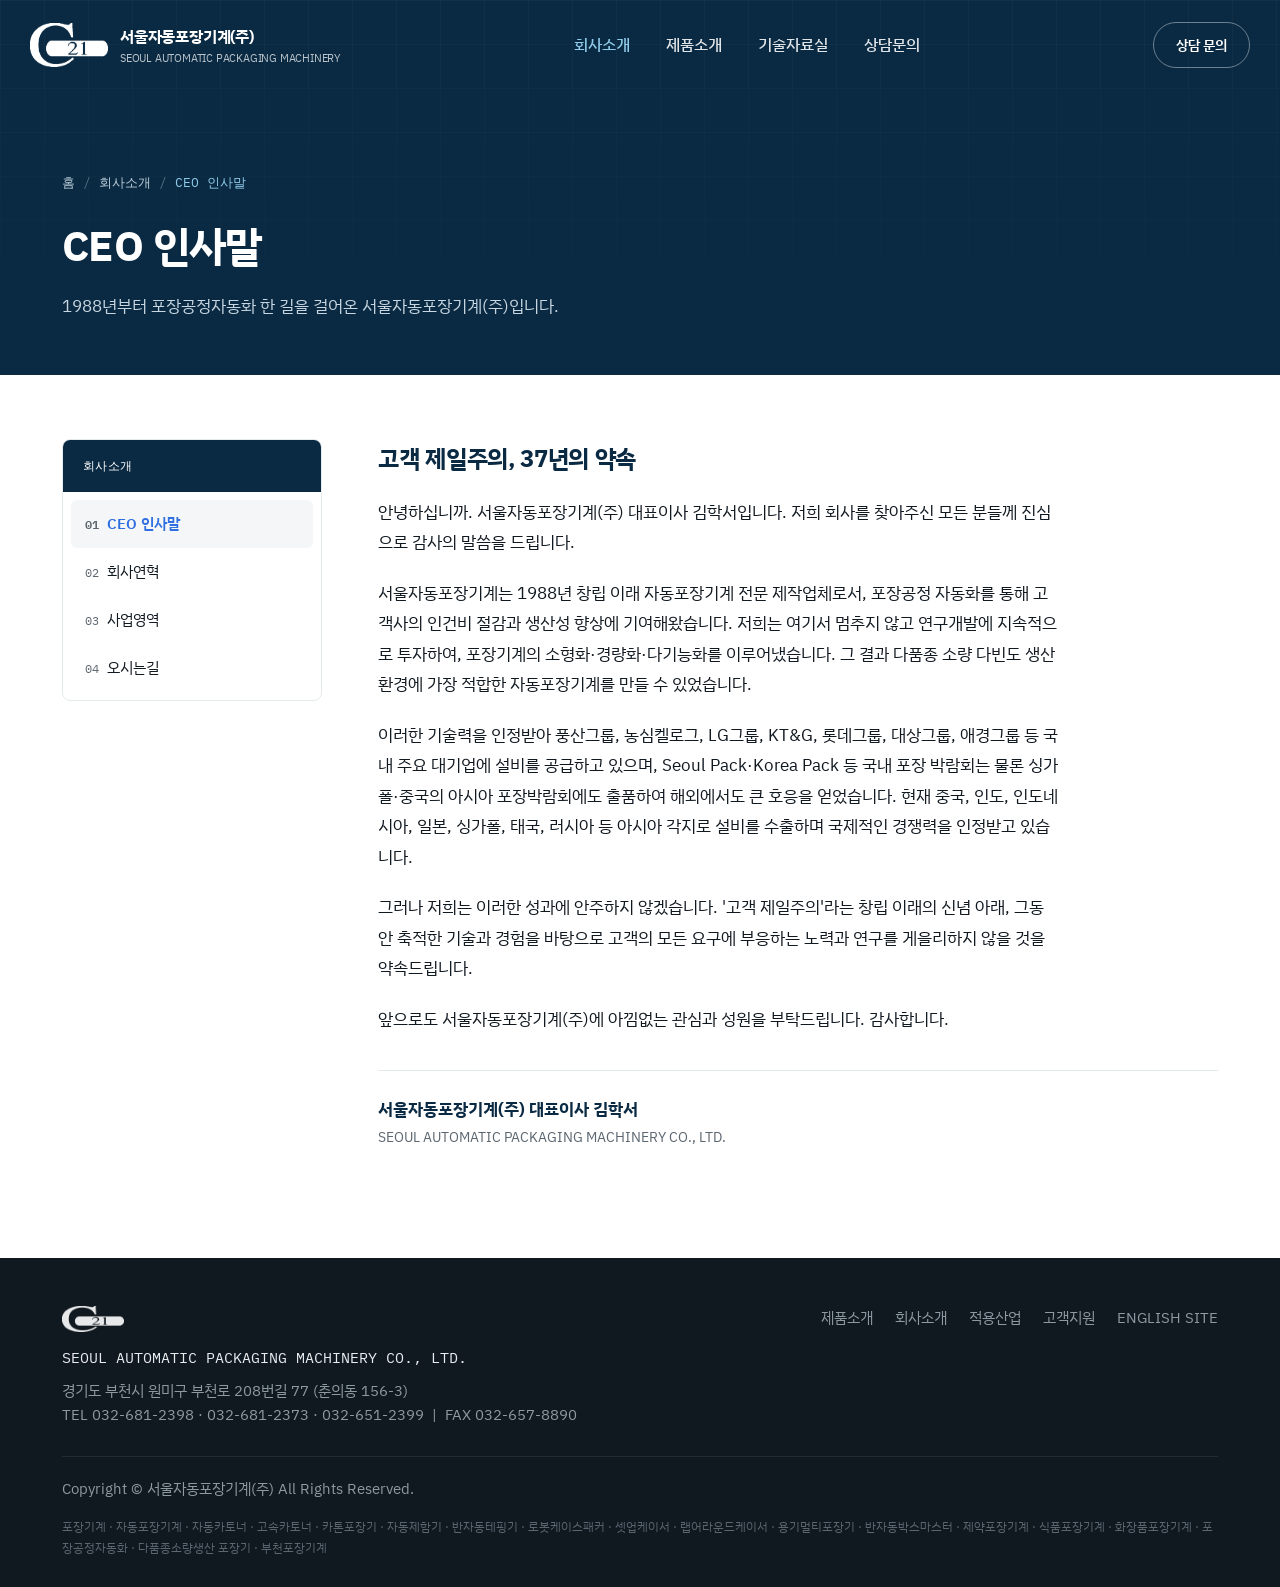
<file: about-ceo.html>
<!DOCTYPE html>
<html lang="ko">
<head>
<meta charset="UTF-8">
<meta name="viewport" content="width=device-width, initial-scale=1.0">
<title>CEO 인사말 | 서울자동포장기계(주)</title>
<meta name="description" content="서울자동포장기계(주) 대표이사 인사말. 1988년 창립 이래 자동포장기계 전문 제작업체로서 고객 제일주의를 실천해왔습니다.">
<link rel="preconnect" href="https://fonts.googleapis.com">
<link rel="preconnect" href="https://fonts.gstatic.com" crossorigin>
<link href="https://fonts.googleapis.com/css2?family=IBM+Plex+Sans+KR:wght@400;500;600;700&family=IBM+Plex+Mono:wght@400;500;600&display=swap" rel="stylesheet">
<link rel="stylesheet" href="assets/sapmc-style.css?v=2">

</head>
<body>

<header id="siteHeader">
  <div class="wrap header-inner">
    <a class="logo" href="index.html">
      <span class="logo-img-wrap">
        <img class="logo-img logo-img-white" src="[data-uri]" alt="서울자동포장기계 로고">
        <img class="logo-img logo-img-navy" src="[data-uri]" alt="서울자동포장기계 로고">
      </span>
      <div>서울자동포장기계(주)<div class="logo-sub">SEOUL AUTOMATIC PACKAGING MACHINERY</div></div>
    </a>
    <nav>
      <a href="about-ceo.html" class="active-nav">회사소개</a>
      <a href="product-cartoner1.html" class="">제품소개</a>
      <a href="tech-library.html" class="">기술자료실</a>
      <a href="contact.html" class="">상담문의</a>
    </nav>
    <a class="btn btn-line" href="contact.html" style="padding:11px 22px;font-size:13.5px;">상담 문의</a>
    <button class="burger" id="burgerBtn" aria-label="메뉴 열기" aria-expanded="false">
      <span></span><span></span><span></span>
    </button>
  </div>
</header>

<div class="mobile-nav" id="mobileNav">
  <a href="index.html">홈</a>
  <a href="about-ceo.html">회사소개</a>
  <a href="product-cartoner1.html">제품소개</a>
  <a href="tech-library.html">기술자료실</a>
  <a href="contact.html">상담문의</a>
  <a class="btn btn-primary mobile-cta" href="contact.html">온라인 견적 상담</a>
</div>

<section class="page-banner">
  <div class="banner-grid"></div>
  <div class="wrap">
    <div class="breadcrumb"><a href="index.html">홈</a><span class="sep">/</span><a href="about-ceo.html">회사소개</a><span class="sep">/</span><span class="current">CEO 인사말</span></div>
    <h1>CEO 인사말</h1>
    <p>1988년부터 포장공정자동화 한 길을 걸어온 서울자동포장기계(주)입니다.</p>
  </div>
</section>


<section class="subpage-body">
  <div class="wrap subpage-grid">
    <aside class="side-nav">
  <div class="side-nav-title">회사소개</div>
  <ul>
    <li><a class="active" href="about-ceo.html"><span class="num">01</span>CEO 인사말</a></li>
<li><a class="" href="about-history.html"><span class="num">02</span>회사연혁</a></li>
<li><a class="" href="about-business.html"><span class="num">03</span>사업영역</a></li>
<li><a class="" href="about-location.html"><span class="num">04</span>오시는길</a></li>

  </ul>
</aside>


    <div class="prose">
      <h2>고객 제일주의, 37년의 약속</h2>
      <p>안녕하십니까. 서울자동포장기계(주) 대표이사 김학서입니다. 저희 회사를 찾아주신 모든 분들께 진심으로 감사의 말씀을 드립니다.</p>
      <p>서울자동포장기계는 1988년 창립 이래 자동포장기계 전문 제작업체로서, 포장공정 자동화를 통해 고객사의 인건비 절감과 생산성 향상에 기여해왔습니다. 저희는 여기서 멈추지 않고 연구개발에 지속적으로 투자하여, 포장기계의 소형화·경량화·다기능화를 이루어냈습니다. 그 결과 다품종 소량 다빈도 생산 환경에 가장 적합한 자동포장기계를 만들 수 있었습니다.</p>
      <p>이러한 기술력을 인정받아 풍산그룹, 농심켈로그, LG그룹, KT&amp;G, 롯데그룹, 대상그룹, 애경그룹 등 국내 주요 대기업에 설비를 공급하고 있으며, Seoul Pack·Korea Pack 등 국내 포장 박람회는 물론 싱가폴·중국의 아시아 포장박람회에도 출품하여 해외에서도 큰 호응을 얻었습니다. 현재 중국, 인도, 인도네시아, 일본, 싱가폴, 태국, 러시아 등 아시아 각지로 설비를 수출하며 국제적인 경쟁력을 인정받고 있습니다.</p>
      <p>그러나 저희는 이러한 성과에 안주하지 않겠습니다. '고객 제일주의'라는 창립 이래의 신념 아래, 그동안 축적한 기술과 경험을 바탕으로 고객의 모든 요구에 부응하는 노력과 연구를 게을리하지 않을 것을 약속드립니다.</p>
      <p>앞으로도 서울자동포장기계(주)에 아낌없는 관심과 성원을 부탁드립니다. 감사합니다.</p>

      <div class="signature">
        <div class="name">서울자동포장기계(주) 대표이사 김학서</div>
        <div class="role">SEOUL AUTOMATIC PACKAGING MACHINERY CO., LTD.</div>
      </div>
    </div>
  </div>
</section>

<footer>
  <div class="wrap">
    <div class="footer-grid">
      <div>
        <img src="[data-uri]" alt="서울자동포장기계 로고" style="height:26px;width:auto;margin-bottom:14px;opacity:.9;">
        <div class="footer-brand">SEOUL AUTOMATIC PACKAGING MACHINERY CO., LTD.</div>
        <div>경기도 부천시 원미구 부천로 208번길 77 (춘의동 156-3)</div>
        <div>TEL 032-681-2398 · 032-681-2373 · 032-651-2399 &nbsp;|&nbsp; FAX 032-657-8890</div>
      </div>
      <div class="footer-links">
        <a href="product-cartoner1.html">제품소개</a>
        <a href="about-ceo.html">회사소개</a>
        <a href="index.html#apply">적용산업</a>
        <a href="contact.html">고객지원</a>
        <a href="#">ENGLISH SITE</a>
      </div>
    </div>
    <div>Copyright © 서울자동포장기계(주) All Rights Reserved.</div>
    <div class="footer-keywords">포장기계 · 자동포장기계 · 자동카토너 · 고속카토너 · 카톤포장기 · 자동제함기 · 반자동테핑기 · 로봇케이스패커 · 셋업케이서 · 랩어라운드케이서 · 용기멀티포장기 · 반자동박스마스터 · 제약포장기계 · 식품포장기계 · 화장품포장기계 · 포장공정자동화 · 다품종소량생산 포장기 · 부천포장기계</div>
  </div>
</footer>

<button class="to-top" id="toTopBtn" aria-label="맨 위로 이동">
  <svg width="20" height="20" viewBox="0 0 24 24" fill="none"><path d="M12 19V5M5 12l7-7 7 7" stroke="currentColor" stroke-width="2" stroke-linecap="round" stroke-linejoin="round"/></svg>
</button>

<script>
  const header = document.getElementById('siteHeader');
  const toTopBtn = document.getElementById('toTopBtn');
  window.addEventListener('scroll', () => {
    header.classList.toggle('scrolled', window.scrollY > 40);
    toTopBtn.classList.toggle('visible', window.scrollY > 480);
  });
  toTopBtn.addEventListener('click', () => {
    window.scrollTo({top:0, behavior:'smooth'});
  });

  const burgerBtn = document.getElementById('burgerBtn');
  const mobileNav = document.getElementById('mobileNav');
  function closeMobileNav(){
    burgerBtn.classList.remove('open');
    burgerBtn.setAttribute('aria-expanded','false');
    mobileNav.classList.remove('open');
    document.body.style.overflow = '';
  }
  burgerBtn.addEventListener('click', () => {
    const isOpen = mobileNav.classList.toggle('open');
    burgerBtn.classList.toggle('open', isOpen);
    burgerBtn.setAttribute('aria-expanded', isOpen ? 'true' : 'false');
    document.body.style.overflow = isOpen ? 'hidden' : '';
  });
  mobileNav.querySelectorAll('a').forEach(a => a.addEventListener('click', closeMobileNav));

  const inquiryForm = document.getElementById('inquiryForm');
  if (inquiryForm) {
    inquiryForm.addEventListener('submit', (e) => {
      e.preventDefault();
      const f = inquiryForm;
      const name = f.name.value.trim();
      const phone = f.phone.value.trim();
      const email = f.email.value.trim();
      const company = f.company.value.trim();
      const type = f.type.value;
      const message = f.message.value.trim();
      const subject = `[상담문의] ${company ? company + ' / ' : ''}${name}`;
      const body =
        `이름: ${name}\n` +
        `연락처: ${phone}\n` +
        `이메일: ${email}\n` +
        `회사명: ${company || '-'}\n` +
        `문의유형: ${type}\n\n` +
        `문의내용:\n${message}`;
      const mailto = `mailto:sapmc@naver.com?subject=${encodeURIComponent(subject)}&body=${encodeURIComponent(body)}`;
      window.location.href = mailto;
    });
  }
</script>
</body>
</html>
</file>
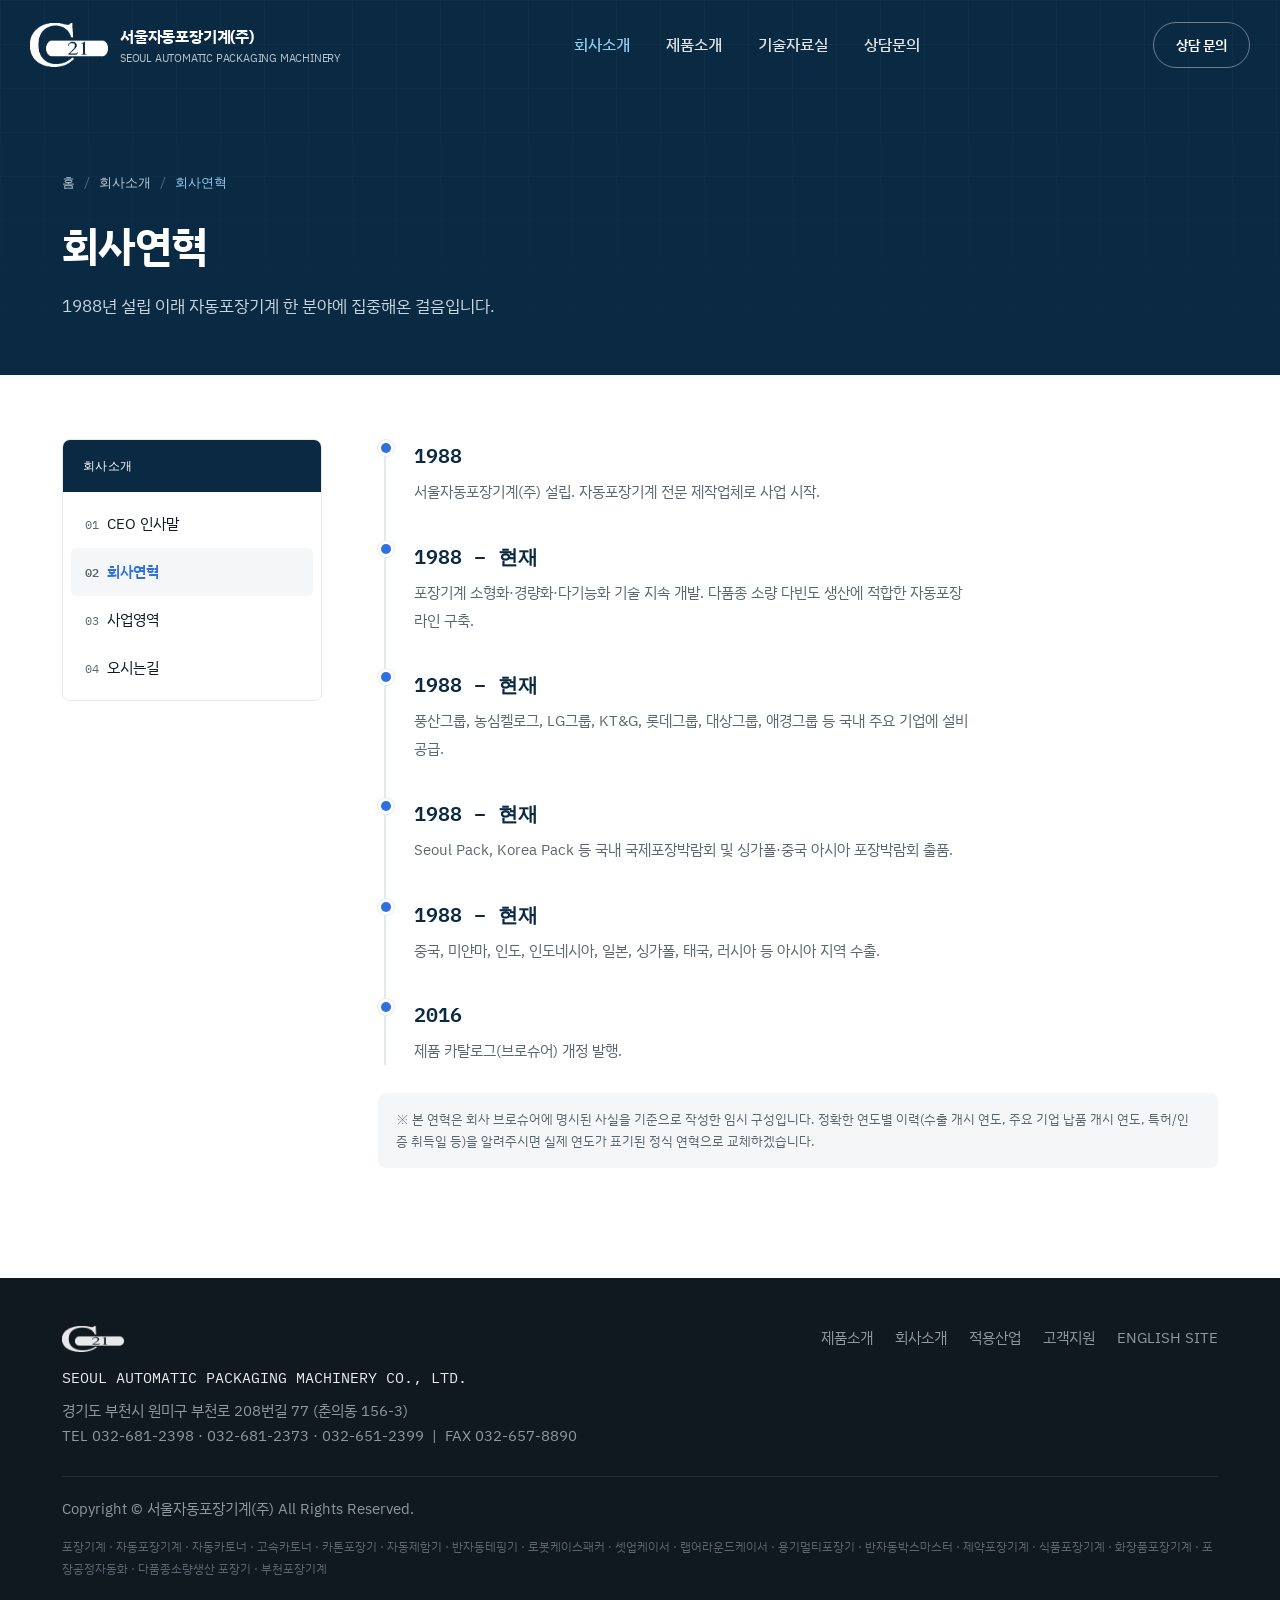
<file: about-history.html>
<!DOCTYPE html>
<html lang="ko">
<head>
<meta charset="UTF-8">
<meta name="viewport" content="width=device-width, initial-scale=1.0">
<title>회사연혁 | 서울자동포장기계(주)</title>
<meta name="description" content="1988년 설립부터 이어온 서울자동포장기계(주)의 회사연혁.">
<link rel="preconnect" href="https://fonts.googleapis.com">
<link rel="preconnect" href="https://fonts.gstatic.com" crossorigin>
<link href="https://fonts.googleapis.com/css2?family=IBM+Plex+Sans+KR:wght@400;500;600;700&family=IBM+Plex+Mono:wght@400;500;600&display=swap" rel="stylesheet">
<link rel="stylesheet" href="assets/sapmc-style.css?v=2">

</head>
<body>

<header id="siteHeader">
  <div class="wrap header-inner">
    <a class="logo" href="index.html">
      <span class="logo-img-wrap">
        <img class="logo-img logo-img-white" src="[data-uri]" alt="서울자동포장기계 로고">
        <img class="logo-img logo-img-navy" src="[data-uri]" alt="서울자동포장기계 로고">
      </span>
      <div>서울자동포장기계(주)<div class="logo-sub">SEOUL AUTOMATIC PACKAGING MACHINERY</div></div>
    </a>
    <nav>
      <a href="about-ceo.html" class="active-nav">회사소개</a>
      <a href="product-cartoner1.html" class="">제품소개</a>
      <a href="tech-library.html" class="">기술자료실</a>
      <a href="contact.html" class="">상담문의</a>
    </nav>
    <a class="btn btn-line" href="contact.html" style="padding:11px 22px;font-size:13.5px;">상담 문의</a>
    <button class="burger" id="burgerBtn" aria-label="메뉴 열기" aria-expanded="false">
      <span></span><span></span><span></span>
    </button>
  </div>
</header>

<div class="mobile-nav" id="mobileNav">
  <a href="index.html">홈</a>
  <a href="about-ceo.html">회사소개</a>
  <a href="product-cartoner1.html">제품소개</a>
  <a href="tech-library.html">기술자료실</a>
  <a href="contact.html">상담문의</a>
  <a class="btn btn-primary mobile-cta" href="contact.html">온라인 견적 상담</a>
</div>

<section class="page-banner">
  <div class="banner-grid"></div>
  <div class="wrap">
    <div class="breadcrumb"><a href="index.html">홈</a><span class="sep">/</span><a href="about-ceo.html">회사소개</a><span class="sep">/</span><span class="current">회사연혁</span></div>
    <h1>회사연혁</h1>
    <p>1988년 설립 이래 자동포장기계 한 분야에 집중해온 걸음입니다.</p>
  </div>
</section>


<section class="subpage-body">
  <div class="wrap subpage-grid">
    <aside class="side-nav">
  <div class="side-nav-title">회사소개</div>
  <ul>
    <li><a class="" href="about-ceo.html"><span class="num">01</span>CEO 인사말</a></li>
<li><a class="active" href="about-history.html"><span class="num">02</span>회사연혁</a></li>
<li><a class="" href="about-business.html"><span class="num">03</span>사업영역</a></li>
<li><a class="" href="about-location.html"><span class="num">04</span>오시는길</a></li>

  </ul>
</aside>


    <div class="prose">
      <div class="timeline">
        <div class="timeline-item">
          <div class="year">1988</div>
          <p>서울자동포장기계(주) 설립. 자동포장기계 전문 제작업체로 사업 시작.</p>
        </div>
        <div class="timeline-item">
          <div class="year">1988 – 현재</div>
          <p>포장기계 소형화·경량화·다기능화 기술 지속 개발. 다품종 소량 다빈도 생산에 적합한 자동포장라인 구축.</p>
        </div>
        <div class="timeline-item">
          <div class="year">1988 – 현재</div>
          <p>풍산그룹, 농심켈로그, LG그룹, KT&amp;G, 롯데그룹, 대상그룹, 애경그룹 등 국내 주요 기업에 설비 공급.</p>
        </div>
        <div class="timeline-item">
          <div class="year">1988 – 현재</div>
          <p>Seoul Pack, Korea Pack 등 국내 국제포장박람회 및 싱가폴·중국 아시아 포장박람회 출품.</p>
        </div>
        <div class="timeline-item">
          <div class="year">1988 – 현재</div>
          <p>중국, 미얀마, 인도, 인도네시아, 일본, 싱가폴, 태국, 러시아 등 아시아 지역 수출.</p>
        </div>
        <div class="timeline-item">
          <div class="year">2016</div>
          <p>제품 카탈로그(브로슈어) 개정 발행.</p>
        </div>
      </div>

      <div class="timeline-note">
        ※ 본 연혁은 회사 브로슈어에 명시된 사실을 기준으로 작성한 임시 구성입니다. 정확한 연도별 이력(수출 개시 연도, 주요 기업 납품 개시 연도, 특허/인증 취득일 등)을 알려주시면 실제 연도가 표기된 정식 연혁으로 교체하겠습니다.
      </div>
    </div>
  </div>
</section>

<footer>
  <div class="wrap">
    <div class="footer-grid">
      <div>
        <img src="[data-uri]" alt="서울자동포장기계 로고" style="height:26px;width:auto;margin-bottom:14px;opacity:.9;">
        <div class="footer-brand">SEOUL AUTOMATIC PACKAGING MACHINERY CO., LTD.</div>
        <div>경기도 부천시 원미구 부천로 208번길 77 (춘의동 156-3)</div>
        <div>TEL 032-681-2398 · 032-681-2373 · 032-651-2399 &nbsp;|&nbsp; FAX 032-657-8890</div>
      </div>
      <div class="footer-links">
        <a href="product-cartoner1.html">제품소개</a>
        <a href="about-ceo.html">회사소개</a>
        <a href="index.html#apply">적용산업</a>
        <a href="contact.html">고객지원</a>
        <a href="#">ENGLISH SITE</a>
      </div>
    </div>
    <div>Copyright © 서울자동포장기계(주) All Rights Reserved.</div>
    <div class="footer-keywords">포장기계 · 자동포장기계 · 자동카토너 · 고속카토너 · 카톤포장기 · 자동제함기 · 반자동테핑기 · 로봇케이스패커 · 셋업케이서 · 랩어라운드케이서 · 용기멀티포장기 · 반자동박스마스터 · 제약포장기계 · 식품포장기계 · 화장품포장기계 · 포장공정자동화 · 다품종소량생산 포장기 · 부천포장기계</div>
  </div>
</footer>

<button class="to-top" id="toTopBtn" aria-label="맨 위로 이동">
  <svg width="20" height="20" viewBox="0 0 24 24" fill="none"><path d="M12 19V5M5 12l7-7 7 7" stroke="currentColor" stroke-width="2" stroke-linecap="round" stroke-linejoin="round"/></svg>
</button>

<script>
  const header = document.getElementById('siteHeader');
  const toTopBtn = document.getElementById('toTopBtn');
  window.addEventListener('scroll', () => {
    header.classList.toggle('scrolled', window.scrollY > 40);
    toTopBtn.classList.toggle('visible', window.scrollY > 480);
  });
  toTopBtn.addEventListener('click', () => {
    window.scrollTo({top:0, behavior:'smooth'});
  });

  const burgerBtn = document.getElementById('burgerBtn');
  const mobileNav = document.getElementById('mobileNav');
  function closeMobileNav(){
    burgerBtn.classList.remove('open');
    burgerBtn.setAttribute('aria-expanded','false');
    mobileNav.classList.remove('open');
    document.body.style.overflow = '';
  }
  burgerBtn.addEventListener('click', () => {
    const isOpen = mobileNav.classList.toggle('open');
    burgerBtn.classList.toggle('open', isOpen);
    burgerBtn.setAttribute('aria-expanded', isOpen ? 'true' : 'false');
    document.body.style.overflow = isOpen ? 'hidden' : '';
  });
  mobileNav.querySelectorAll('a').forEach(a => a.addEventListener('click', closeMobileNav));

  const inquiryForm = document.getElementById('inquiryForm');
  if (inquiryForm) {
    inquiryForm.addEventListener('submit', (e) => {
      e.preventDefault();
      const f = inquiryForm;
      const name = f.name.value.trim();
      const phone = f.phone.value.trim();
      const email = f.email.value.trim();
      const company = f.company.value.trim();
      const type = f.type.value;
      const message = f.message.value.trim();
      const subject = `[상담문의] ${company ? company + ' / ' : ''}${name}`;
      const body =
        `이름: ${name}\n` +
        `연락처: ${phone}\n` +
        `이메일: ${email}\n` +
        `회사명: ${company || '-'}\n` +
        `문의유형: ${type}\n\n` +
        `문의내용:\n${message}`;
      const mailto = `mailto:sapmc@naver.com?subject=${encodeURIComponent(subject)}&body=${encodeURIComponent(body)}`;
      window.location.href = mailto;
    });
  }
</script>
</body>
</html>
</file>
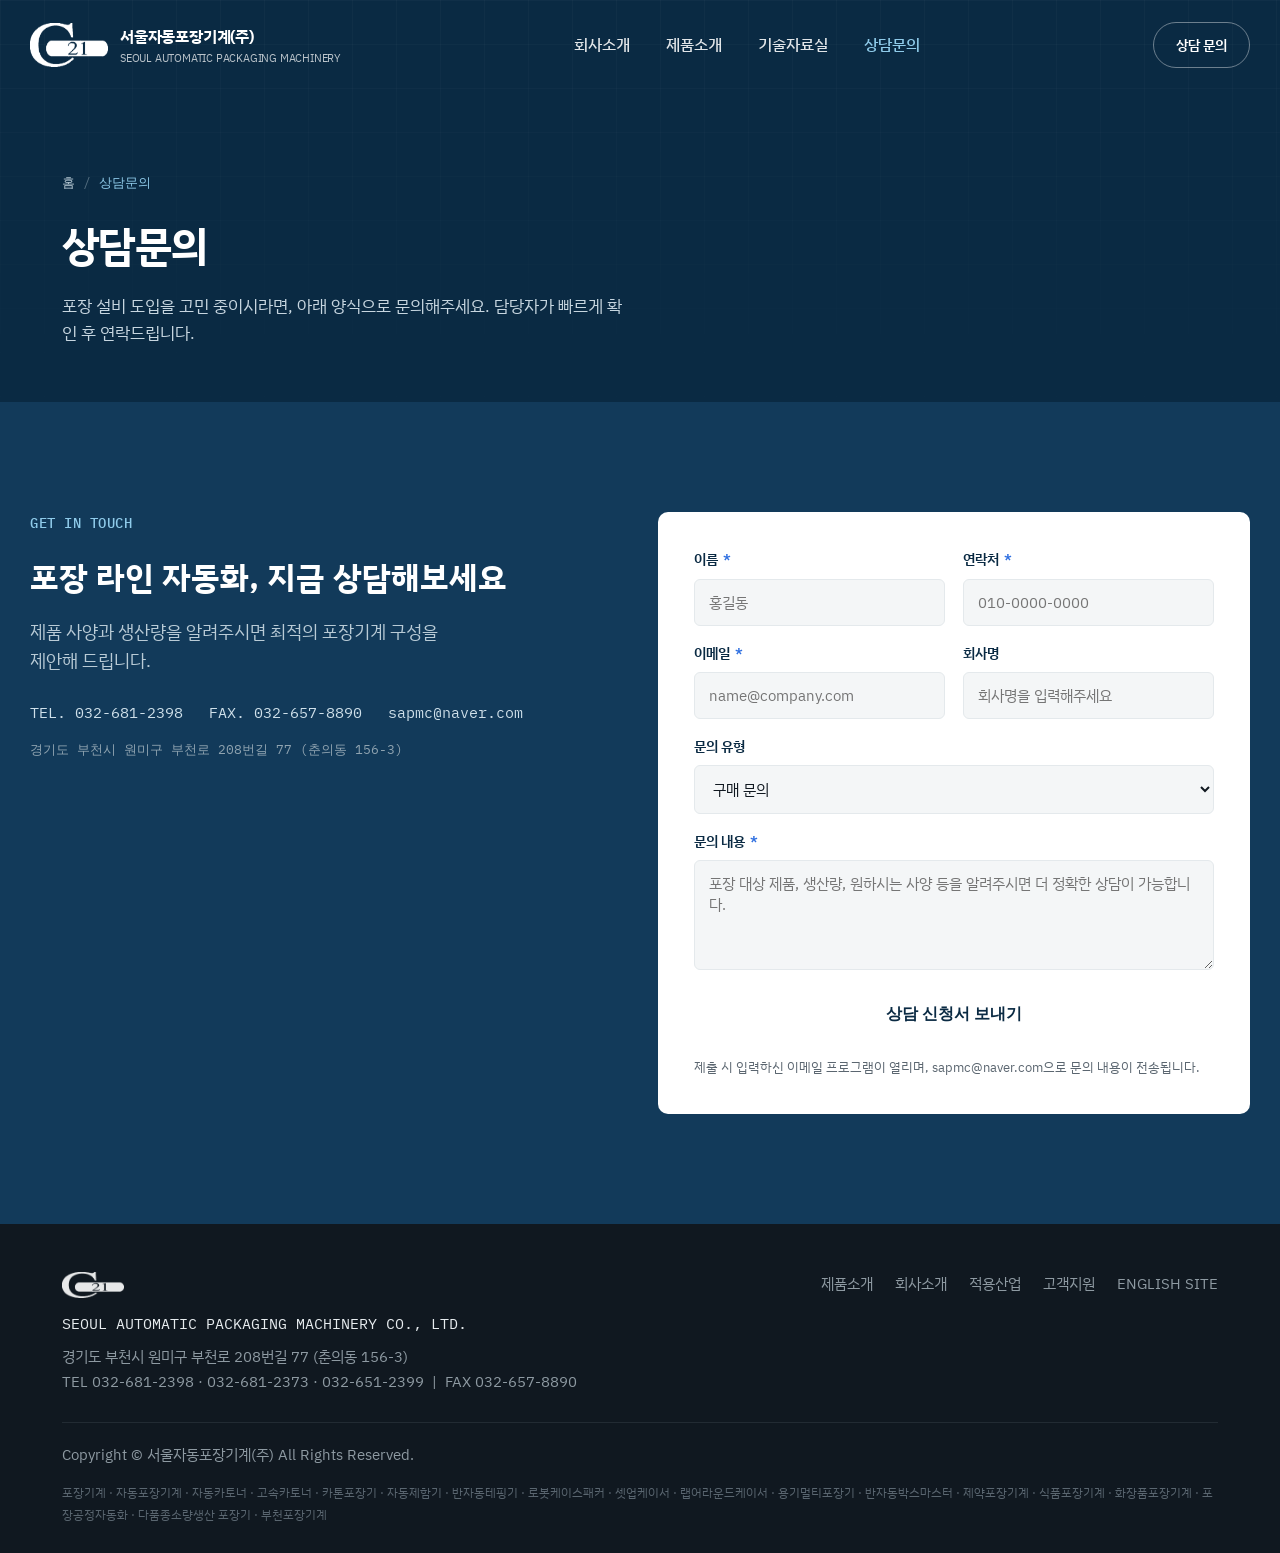
<file: contact.html>
<!DOCTYPE html>
<html lang="ko">
<head>
<meta charset="UTF-8">
<meta name="viewport" content="width=device-width, initial-scale=1.0">
<title>상담문의 | 서울자동포장기계(주)</title>
<meta name="description" content="자동포장기계 도입 상담 및 견적 문의. 이름, 연락처, 문의내용을 남겨주시면 담당자가 확인 후 연락드립니다.">
<link rel="preconnect" href="https://fonts.googleapis.com">
<link rel="preconnect" href="https://fonts.gstatic.com" crossorigin>
<link href="https://fonts.googleapis.com/css2?family=IBM+Plex+Sans+KR:wght@400;500;600;700&family=IBM+Plex+Mono:wght@400;500;600&display=swap" rel="stylesheet">
<link rel="stylesheet" href="assets/sapmc-style.css?v=2">

</head>
<body>

<header id="siteHeader">
  <div class="wrap header-inner">
    <a class="logo" href="index.html">
      <span class="logo-img-wrap">
        <img class="logo-img logo-img-white" src="[data-uri]" alt="서울자동포장기계 로고">
        <img class="logo-img logo-img-navy" src="[data-uri]" alt="서울자동포장기계 로고">
      </span>
      <div>서울자동포장기계(주)<div class="logo-sub">SEOUL AUTOMATIC PACKAGING MACHINERY</div></div>
    </a>
    <nav>
      <a href="about-ceo.html" class="">회사소개</a>
      <a href="product-cartoner1.html" class="">제품소개</a>
      <a href="tech-library.html" class="">기술자료실</a>
      <a href="contact.html" class="active-nav">상담문의</a>
    </nav>
    <a class="btn btn-line" href="contact.html" style="padding:11px 22px;font-size:13.5px;">상담 문의</a>
    <button class="burger" id="burgerBtn" aria-label="메뉴 열기" aria-expanded="false">
      <span></span><span></span><span></span>
    </button>
  </div>
</header>

<div class="mobile-nav" id="mobileNav">
  <a href="index.html">홈</a>
  <a href="about-ceo.html">회사소개</a>
  <a href="product-cartoner1.html">제품소개</a>
  <a href="tech-library.html">기술자료실</a>
  <a href="contact.html">상담문의</a>
  <a class="btn btn-primary mobile-cta" href="contact.html">온라인 견적 상담</a>
</div>

<section class="page-banner">
  <div class="banner-grid"></div>
  <div class="wrap">
    <div class="breadcrumb"><a href="index.html">홈</a><span class="sep">/</span><span class="current">상담문의</span></div>
    <h1>상담문의</h1>
    <p>포장 설비 도입을 고민 중이시라면, 아래 양식으로 문의해주세요. 담당자가 빠르게 확인 후 연락드립니다.</p>
  </div>
</section>



<section id="contact" class="cta-strip">
  <div class="wrap contact-grid">
    <div class="contact-intro">
      <div class="section-kicker" style="color:#8FCBEA;">GET IN TOUCH</div>
      <h3>포장 라인 자동화, 지금 상담해보세요</h3>
      <p>제품 사양과 생산량을 알려주시면 최적의 포장기계 구성을 제안해 드립니다.</p>
      <div class="cta-contacts">
        <span>TEL. 032-681-2398</span>
        <span>FAX. 032-657-8890</span>
        <span>sapmc@naver.com</span>
      </div>
      <div class="contact-address mono">경기도 부천시 원미구 부천로 208번길 77 (춘의동 156-3)</div>
    </div>

    <form class="contact-form" id="inquiryForm">
      <div class="form-row">
        <label>이름 <em>*</em><input type="text" name="name" required placeholder="홍길동"></label>
        <label>연락처 <em>*</em><input type="tel" name="phone" required placeholder="010-0000-0000"></label>
      </div>
      <div class="form-row">
        <label>이메일 <em>*</em><input type="email" name="email" required placeholder="name@company.com"></label>
        <label>회사명<input type="text" name="company" placeholder="회사명을 입력해주세요"></label>
      </div>
      <label class="full">문의 유형
        <select name="type">
          <option>구매 문의</option>
          <option>기술/사양 문의</option>
          <option>A/S 문의</option>
          <option>기타</option>
        </select>
      </label>
      <label class="full">문의 내용 <em>*</em>
        <textarea name="message" rows="4" required placeholder="포장 대상 제품, 생산량, 원하시는 사양 등을 알려주시면 더 정확한 상담이 가능합니다."></textarea>
      </label>
      <button type="submit" class="btn btn-primary" style="width:100%;justify-content:center;">상담 신청서 보내기</button>
      <p class="form-note">제출 시 입력하신 이메일 프로그램이 열리며, sapmc@naver.com으로 문의 내용이 전송됩니다.</p>
    </form>
  </div>
</section>


<footer>
  <div class="wrap">
    <div class="footer-grid">
      <div>
        <img src="[data-uri]" alt="서울자동포장기계 로고" style="height:26px;width:auto;margin-bottom:14px;opacity:.9;">
        <div class="footer-brand">SEOUL AUTOMATIC PACKAGING MACHINERY CO., LTD.</div>
        <div>경기도 부천시 원미구 부천로 208번길 77 (춘의동 156-3)</div>
        <div>TEL 032-681-2398 · 032-681-2373 · 032-651-2399 &nbsp;|&nbsp; FAX 032-657-8890</div>
      </div>
      <div class="footer-links">
        <a href="product-cartoner1.html">제품소개</a>
        <a href="about-ceo.html">회사소개</a>
        <a href="index.html#apply">적용산업</a>
        <a href="contact.html">고객지원</a>
        <a href="#">ENGLISH SITE</a>
      </div>
    </div>
    <div>Copyright © 서울자동포장기계(주) All Rights Reserved.</div>
    <div class="footer-keywords">포장기계 · 자동포장기계 · 자동카토너 · 고속카토너 · 카톤포장기 · 자동제함기 · 반자동테핑기 · 로봇케이스패커 · 셋업케이서 · 랩어라운드케이서 · 용기멀티포장기 · 반자동박스마스터 · 제약포장기계 · 식품포장기계 · 화장품포장기계 · 포장공정자동화 · 다품종소량생산 포장기 · 부천포장기계</div>
  </div>
</footer>

<button class="to-top" id="toTopBtn" aria-label="맨 위로 이동">
  <svg width="20" height="20" viewBox="0 0 24 24" fill="none"><path d="M12 19V5M5 12l7-7 7 7" stroke="currentColor" stroke-width="2" stroke-linecap="round" stroke-linejoin="round"/></svg>
</button>

<script>
  const header = document.getElementById('siteHeader');
  const toTopBtn = document.getElementById('toTopBtn');
  window.addEventListener('scroll', () => {
    header.classList.toggle('scrolled', window.scrollY > 40);
    toTopBtn.classList.toggle('visible', window.scrollY > 480);
  });
  toTopBtn.addEventListener('click', () => {
    window.scrollTo({top:0, behavior:'smooth'});
  });

  const burgerBtn = document.getElementById('burgerBtn');
  const mobileNav = document.getElementById('mobileNav');
  function closeMobileNav(){
    burgerBtn.classList.remove('open');
    burgerBtn.setAttribute('aria-expanded','false');
    mobileNav.classList.remove('open');
    document.body.style.overflow = '';
  }
  burgerBtn.addEventListener('click', () => {
    const isOpen = mobileNav.classList.toggle('open');
    burgerBtn.classList.toggle('open', isOpen);
    burgerBtn.setAttribute('aria-expanded', isOpen ? 'true' : 'false');
    document.body.style.overflow = isOpen ? 'hidden' : '';
  });
  mobileNav.querySelectorAll('a').forEach(a => a.addEventListener('click', closeMobileNav));

  const inquiryForm = document.getElementById('inquiryForm');
  if (inquiryForm) {
    inquiryForm.addEventListener('submit', (e) => {
      e.preventDefault();
      const f = inquiryForm;
      const name = f.name.value.trim();
      const phone = f.phone.value.trim();
      const email = f.email.value.trim();
      const company = f.company.value.trim();
      const type = f.type.value;
      const message = f.message.value.trim();
      const subject = `[상담문의] ${company ? company + ' / ' : ''}${name}`;
      const body =
        `이름: ${name}\n` +
        `연락처: ${phone}\n` +
        `이메일: ${email}\n` +
        `회사명: ${company || '-'}\n` +
        `문의유형: ${type}\n\n` +
        `문의내용:\n${message}`;
      const mailto = `mailto:sapmc@naver.com?subject=${encodeURIComponent(subject)}&body=${encodeURIComponent(body)}`;
      window.location.href = mailto;
    });
  }
</script>
</body>
</html>
</file>
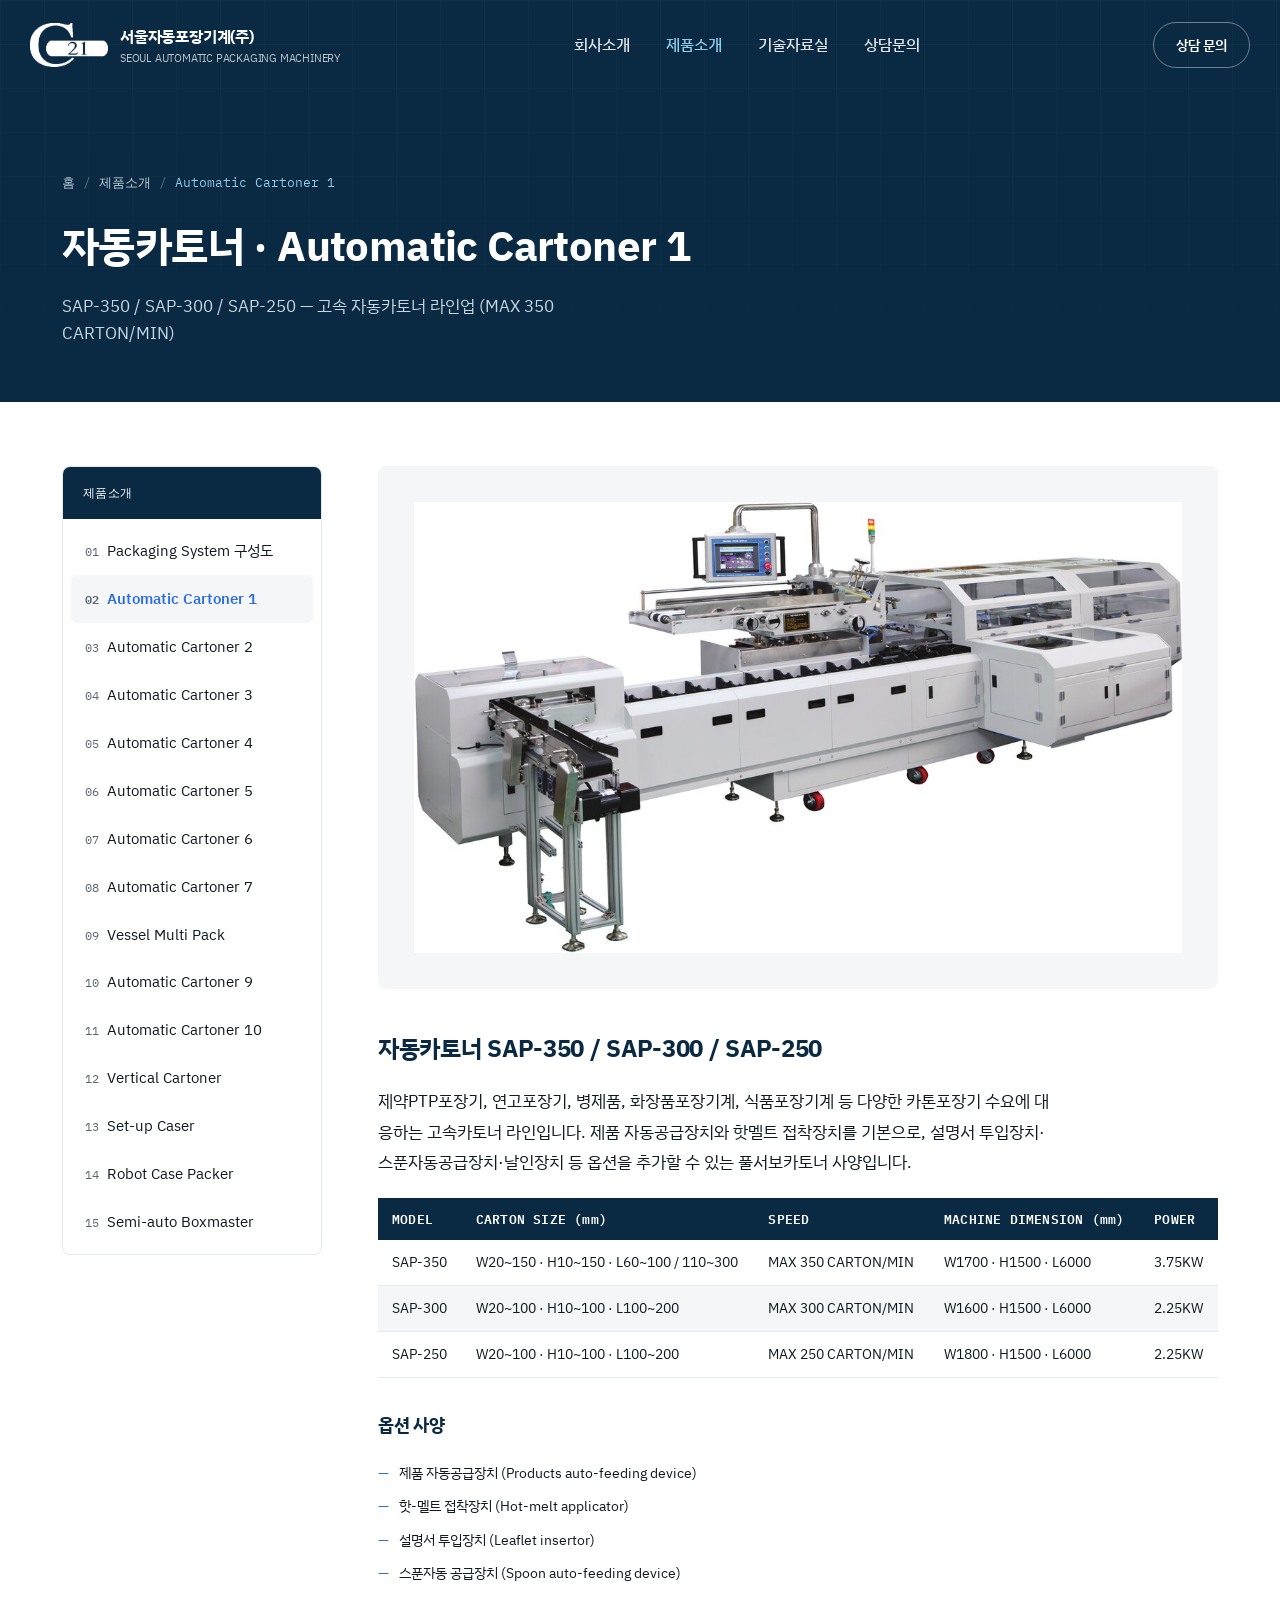
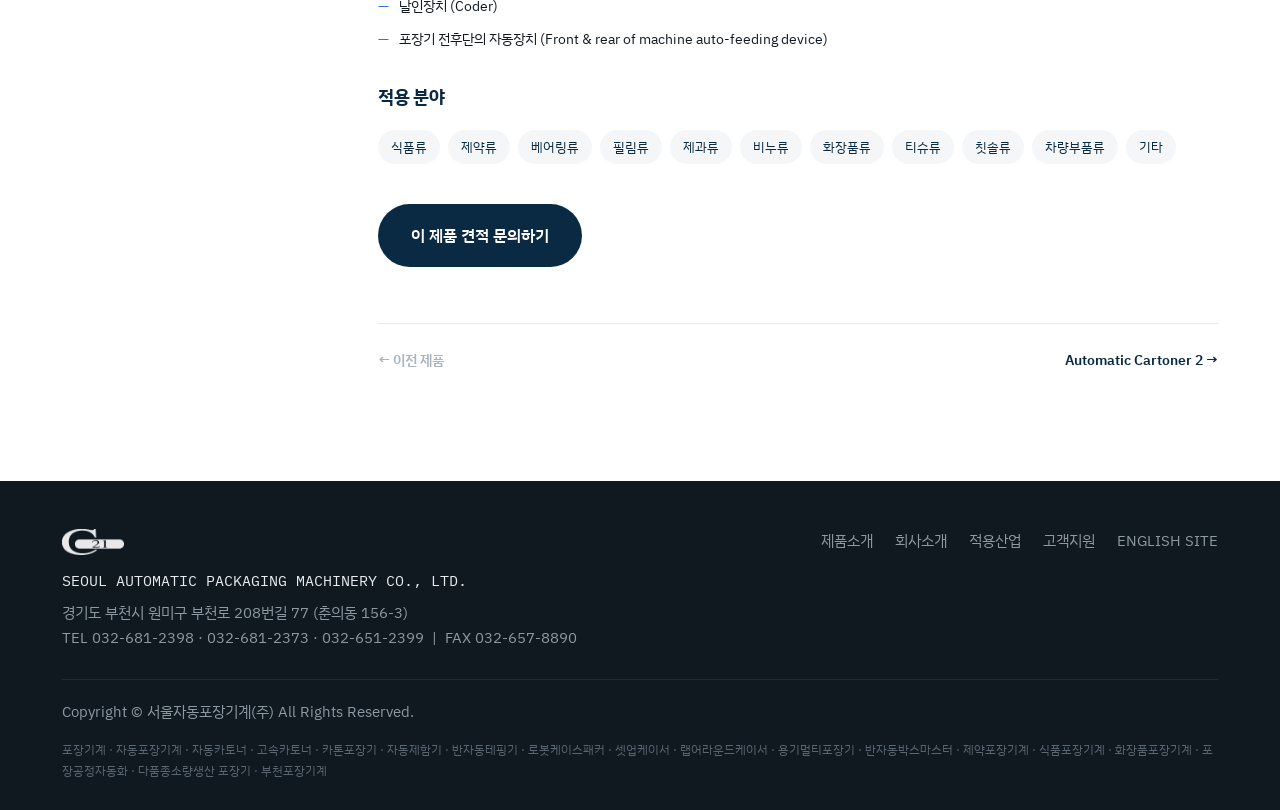
<file: product-cartoner1.html>
<!DOCTYPE html>
<html lang="ko">
<head>
<meta charset="UTF-8">
<meta name="viewport" content="width=device-width, initial-scale=1.0">
<title>자동카토너 SAP-350·300·250 | 서울자동포장기계(주)</title>
<meta name="description" content="고속카토너 SAP-350/300/250 사양. 제약PTP, 병제품, 화장품, 식품 카톤포장기 전문 제작.">
<link rel="preconnect" href="https://fonts.googleapis.com">
<link rel="preconnect" href="https://fonts.gstatic.com" crossorigin>
<link href="https://fonts.googleapis.com/css2?family=IBM+Plex+Sans+KR:wght@400;500;600;700&family=IBM+Plex+Mono:wght@400;500;600&display=swap" rel="stylesheet">
<link rel="stylesheet" href="assets/sapmc-style.css?v=2">

</head>
<body>

<header id="siteHeader">
  <div class="wrap header-inner">
    <a class="logo" href="index.html">
      <span class="logo-img-wrap">
        <img class="logo-img logo-img-white" src="[data-uri]" alt="서울자동포장기계 로고">
        <img class="logo-img logo-img-navy" src="[data-uri]" alt="서울자동포장기계 로고">
      </span>
      <div>서울자동포장기계(주)<div class="logo-sub">SEOUL AUTOMATIC PACKAGING MACHINERY</div></div>
    </a>
    <nav>
      <a href="about-ceo.html" class="">회사소개</a>
      <a href="product-cartoner1.html" class="active-nav">제품소개</a>
      <a href="tech-library.html" class="">기술자료실</a>
      <a href="contact.html" class="">상담문의</a>
    </nav>
    <a class="btn btn-line" href="contact.html" style="padding:11px 22px;font-size:13.5px;">상담 문의</a>
    <button class="burger" id="burgerBtn" aria-label="메뉴 열기" aria-expanded="false">
      <span></span><span></span><span></span>
    </button>
  </div>
</header>

<div class="mobile-nav" id="mobileNav">
  <a href="index.html">홈</a>
  <a href="about-ceo.html">회사소개</a>
  <a href="product-cartoner1.html">제품소개</a>
  <a href="tech-library.html">기술자료실</a>
  <a href="contact.html">상담문의</a>
  <a class="btn btn-primary mobile-cta" href="contact.html">온라인 견적 상담</a>
</div>

<section class="page-banner">
  <div class="banner-grid"></div>
  <div class="wrap">
    <div class="breadcrumb"><a href="index.html">홈</a><span class="sep">/</span><a href="product-cartoner1.html">제품소개</a><span class="sep">/</span><span class="current">Automatic Cartoner 1</span></div>
    <h1>자동카토너 · Automatic Cartoner 1</h1>
    <p>SAP-350 / SAP-300 / SAP-250 — 고속 자동카토너 라인업 (MAX 350 CARTON/MIN)</p>
  </div>
</section>


<section class="subpage-body">
  <div class="wrap subpage-grid">
    <aside class="side-nav">
  <div class="side-nav-title">제품소개</div>
  <ul>
    <li><a class="" href="product-system.html"><span class="num">01</span>Packaging System 구성도</a></li>
<li><a class="active" href="product-cartoner1.html"><span class="num">02</span>Automatic Cartoner 1</a></li>
<li><a class="" href="product-cartoner2.html"><span class="num">03</span>Automatic Cartoner 2</a></li>
<li><a class="" href="product-cartoner3.html"><span class="num">04</span>Automatic Cartoner 3</a></li>
<li><a class="" href="product-cartoner4.html"><span class="num">05</span>Automatic Cartoner 4</a></li>
<li><a class="" href="product-cartoner5.html"><span class="num">06</span>Automatic Cartoner 5</a></li>
<li><a class="" href="product-cartoner6.html"><span class="num">07</span>Automatic Cartoner 6</a></li>
<li><a class="" href="product-cartoner7.html"><span class="num">08</span>Automatic Cartoner 7</a></li>
<li><a class="" href="product-vessel.html"><span class="num">09</span>Vessel Multi Pack</a></li>
<li><a class="" href="product-cartoner9.html"><span class="num">10</span>Automatic Cartoner 9</a></li>
<li><a class="" href="product-cartoner10.html"><span class="num">11</span>Automatic Cartoner 10</a></li>
<li><a class="" href="product-vertical.html"><span class="num">12</span>Vertical Cartoner</a></li>
<li><a class="" href="product-setupcaser.html"><span class="num">13</span>Set-up Caser</a></li>
<li><a class="" href="product-robotcasepacker.html"><span class="num">14</span>Robot Case Packer</a></li>
<li><a class="" href="product-boxmaster.html"><span class="num">15</span>Semi-auto Boxmaster</a></li>

  </ul>
</aside>


    <div>
      <div class="product-hero-media">
        <img src="[data-uri]" alt="자동카토너 SAP-350 고속카토너 자동공급장치">
      </div>

      <div class="prose">
        <h2>자동카토너 SAP-350 / SAP-300 / SAP-250</h2>
        <p>제약PTP포장기, 연고포장기, 병제품, 화장품포장기계, 식품포장기계 등 다양한 카톤포장기 수요에 대응하는 고속카토너 라인입니다. 제품 자동공급장치와 핫멜트 접착장치를 기본으로, 설명서 투입장치·스푼자동공급장치·날인장치 등 옵션을 추가할 수 있는 풀서보카토너 사양입니다.</p>
      </div>

      <table class="spec-table">
        <thead>
          <tr><th>MODEL</th><th>CARTON SIZE (mm)</th><th>SPEED</th><th>MACHINE DIMENSION (mm)</th><th>POWER</th></tr>
        </thead>
        <tbody>
          <tr><td>SAP-350</td><td>W20~150 · H10~150 · L60~100 / 110~300</td><td>MAX 350 CARTON/MIN</td><td>W1700 · H1500 · L6000</td><td>3.75KW</td></tr>
          <tr><td>SAP-300</td><td>W20~100 · H10~100 · L100~200</td><td>MAX 300 CARTON/MIN</td><td>W1600 · H1500 · L6000</td><td>2.25KW</td></tr>
          <tr><td>SAP-250</td><td>W20~100 · H10~100 · L100~200</td><td>MAX 250 CARTON/MIN</td><td>W1800 · H1500 · L6000</td><td>2.25KW</td></tr>
        </tbody>
      </table>

      <div class="prose">
        <h2 style="font-size:18px;margin-top:32px;">옵션 사양</h2>
      </div>
      <ul class="option-list">
        <li>제품 자동공급장치 (Products auto-feeding device)</li>
        <li>핫-멜트 접착장치 (Hot-melt applicator)</li>
        <li>설명서 투입장치 (Leaflet insertor)</li>
        <li>스푼자동 공급장치 (Spoon auto-feeding device)</li>
        <li>날인장치 (Coder)</li>
        <li>포장기 전후단의 자동장치 (Front &amp; rear of machine auto-feeding device)</li>
      </ul>

      <div class="prose">
        <h2 style="font-size:18px;margin-top:32px;">적용 분야</h2>
      </div>
      <div class="apply-tags">
        <span>식품류</span><span>제약류</span><span>베어링류</span><span>필림류</span><span>제과류</span>
        <span>비누류</span><span>화장품류</span><span>티슈류</span><span>칫솔류</span><span>차량부품류</span><span>기타</span>
      </div>

      <div style="margin-top:40px;">
        <a class="btn btn-solid" href="contact.html">이 제품 견적 문의하기</a>
      </div>

      <div class="product-nav-btns">
        <a href="product-cartoner1.html" style="opacity:.35;pointer-events:none;">&larr; 이전 제품</a>
        <a href="product-cartoner2.html">Automatic Cartoner 2 &rarr;</a>
      </div>
    </div>
  </div>
</section>

<footer>
  <div class="wrap">
    <div class="footer-grid">
      <div>
        <img src="[data-uri]" alt="서울자동포장기계 로고" style="height:26px;width:auto;margin-bottom:14px;opacity:.9;">
        <div class="footer-brand">SEOUL AUTOMATIC PACKAGING MACHINERY CO., LTD.</div>
        <div>경기도 부천시 원미구 부천로 208번길 77 (춘의동 156-3)</div>
        <div>TEL 032-681-2398 · 032-681-2373 · 032-651-2399 &nbsp;|&nbsp; FAX 032-657-8890</div>
      </div>
      <div class="footer-links">
        <a href="product-cartoner1.html">제품소개</a>
        <a href="about-ceo.html">회사소개</a>
        <a href="index.html#apply">적용산업</a>
        <a href="contact.html">고객지원</a>
        <a href="#">ENGLISH SITE</a>
      </div>
    </div>
    <div>Copyright © 서울자동포장기계(주) All Rights Reserved.</div>
    <div class="footer-keywords">포장기계 · 자동포장기계 · 자동카토너 · 고속카토너 · 카톤포장기 · 자동제함기 · 반자동테핑기 · 로봇케이스패커 · 셋업케이서 · 랩어라운드케이서 · 용기멀티포장기 · 반자동박스마스터 · 제약포장기계 · 식품포장기계 · 화장품포장기계 · 포장공정자동화 · 다품종소량생산 포장기 · 부천포장기계</div>
  </div>
</footer>

<button class="to-top" id="toTopBtn" aria-label="맨 위로 이동">
  <svg width="20" height="20" viewBox="0 0 24 24" fill="none"><path d="M12 19V5M5 12l7-7 7 7" stroke="currentColor" stroke-width="2" stroke-linecap="round" stroke-linejoin="round"/></svg>
</button>

<script>
  const header = document.getElementById('siteHeader');
  const toTopBtn = document.getElementById('toTopBtn');
  window.addEventListener('scroll', () => {
    header.classList.toggle('scrolled', window.scrollY > 40);
    toTopBtn.classList.toggle('visible', window.scrollY > 480);
  });
  toTopBtn.addEventListener('click', () => {
    window.scrollTo({top:0, behavior:'smooth'});
  });

  const burgerBtn = document.getElementById('burgerBtn');
  const mobileNav = document.getElementById('mobileNav');
  function closeMobileNav(){
    burgerBtn.classList.remove('open');
    burgerBtn.setAttribute('aria-expanded','false');
    mobileNav.classList.remove('open');
    document.body.style.overflow = '';
  }
  burgerBtn.addEventListener('click', () => {
    const isOpen = mobileNav.classList.toggle('open');
    burgerBtn.classList.toggle('open', isOpen);
    burgerBtn.setAttribute('aria-expanded', isOpen ? 'true' : 'false');
    document.body.style.overflow = isOpen ? 'hidden' : '';
  });
  mobileNav.querySelectorAll('a').forEach(a => a.addEventListener('click', closeMobileNav));

  const inquiryForm = document.getElementById('inquiryForm');
  if (inquiryForm) {
    inquiryForm.addEventListener('submit', (e) => {
      e.preventDefault();
      const f = inquiryForm;
      const name = f.name.value.trim();
      const phone = f.phone.value.trim();
      const email = f.email.value.trim();
      const company = f.company.value.trim();
      const type = f.type.value;
      const message = f.message.value.trim();
      const subject = `[상담문의] ${company ? company + ' / ' : ''}${name}`;
      const body =
        `이름: ${name}\n` +
        `연락처: ${phone}\n` +
        `이메일: ${email}\n` +
        `회사명: ${company || '-'}\n` +
        `문의유형: ${type}\n\n` +
        `문의내용:\n${message}`;
      const mailto = `mailto:sapmc@naver.com?subject=${encodeURIComponent(subject)}&body=${encodeURIComponent(body)}`;
      window.location.href = mailto;
    });
  }
</script>
</body>
</html>
</file>
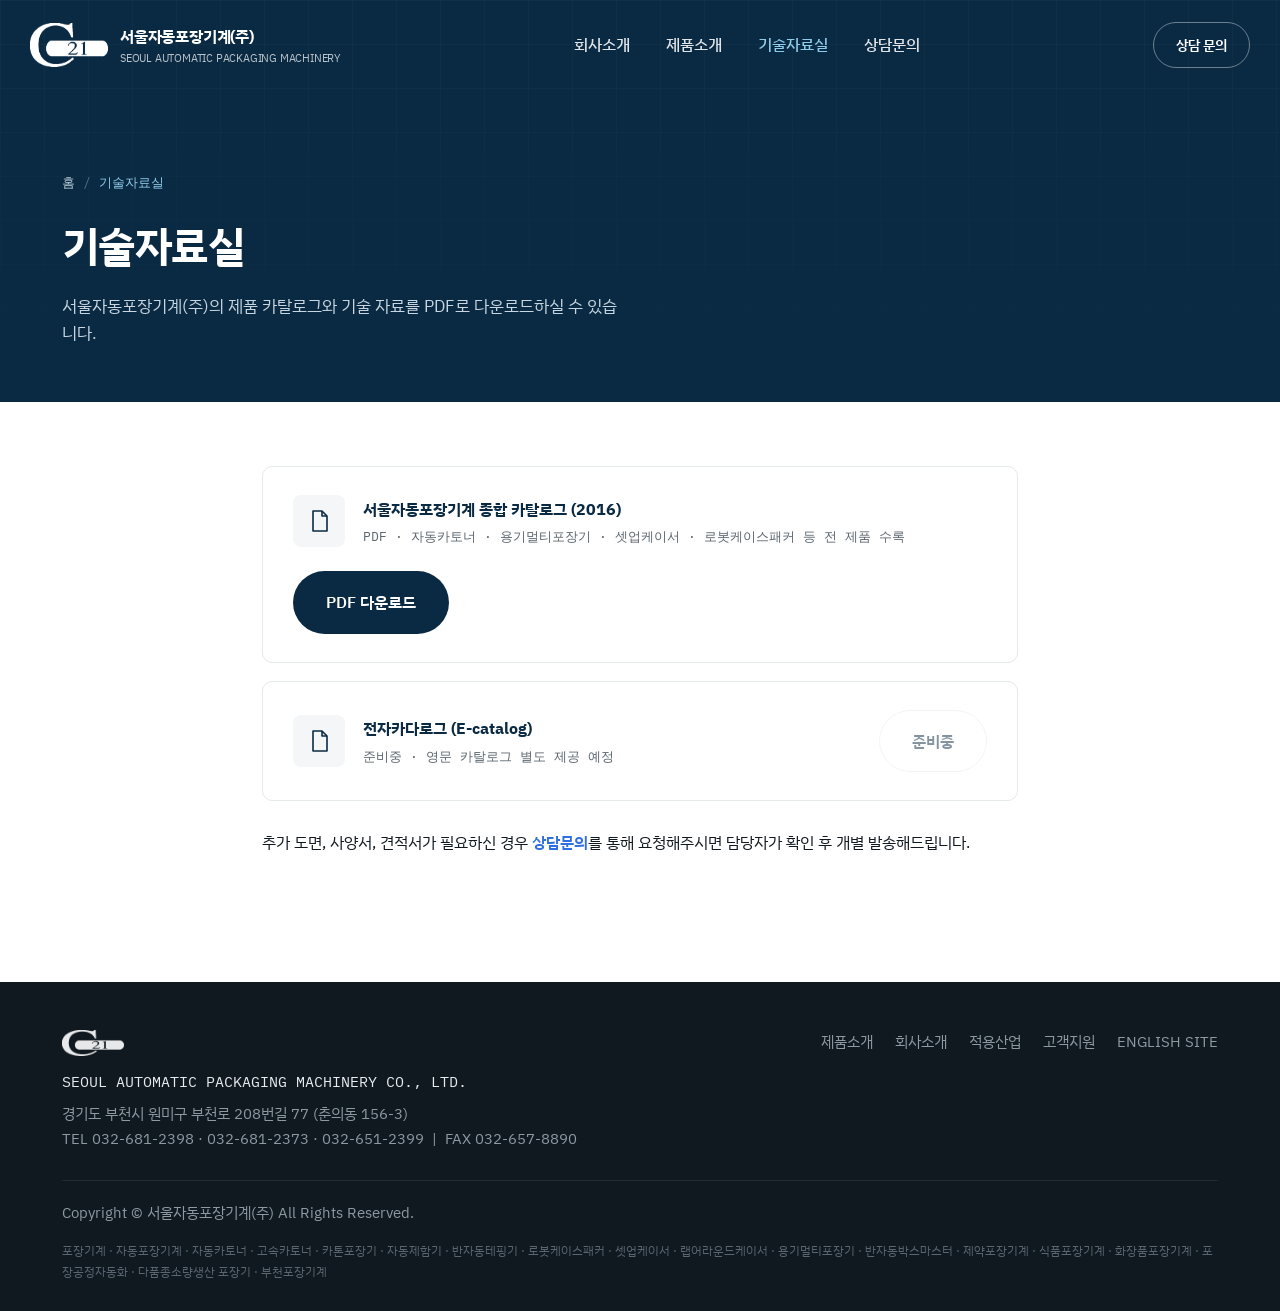
<file: tech-library.html>
<!DOCTYPE html>
<html lang="ko">
<head>
<meta charset="UTF-8">
<meta name="viewport" content="width=device-width, initial-scale=1.0">
<title>기술자료실 | 서울자동포장기계(주)</title>
<meta name="description" content="서울자동포장기계(주) 제품 카탈로그 PDF 다운로드.">
<link rel="preconnect" href="https://fonts.googleapis.com">
<link rel="preconnect" href="https://fonts.gstatic.com" crossorigin>
<link href="https://fonts.googleapis.com/css2?family=IBM+Plex+Sans+KR:wght@400;500;600;700&family=IBM+Plex+Mono:wght@400;500;600&display=swap" rel="stylesheet">
<link rel="stylesheet" href="assets/sapmc-style.css?v=2">

</head>
<body>

<header id="siteHeader">
  <div class="wrap header-inner">
    <a class="logo" href="index.html">
      <span class="logo-img-wrap">
        <img class="logo-img logo-img-white" src="[data-uri]" alt="서울자동포장기계 로고">
        <img class="logo-img logo-img-navy" src="[data-uri]" alt="서울자동포장기계 로고">
      </span>
      <div>서울자동포장기계(주)<div class="logo-sub">SEOUL AUTOMATIC PACKAGING MACHINERY</div></div>
    </a>
    <nav>
      <a href="about-ceo.html" class="">회사소개</a>
      <a href="product-cartoner1.html" class="">제품소개</a>
      <a href="tech-library.html" class="active-nav">기술자료실</a>
      <a href="contact.html" class="">상담문의</a>
    </nav>
    <a class="btn btn-line" href="contact.html" style="padding:11px 22px;font-size:13.5px;">상담 문의</a>
    <button class="burger" id="burgerBtn" aria-label="메뉴 열기" aria-expanded="false">
      <span></span><span></span><span></span>
    </button>
  </div>
</header>

<div class="mobile-nav" id="mobileNav">
  <a href="index.html">홈</a>
  <a href="about-ceo.html">회사소개</a>
  <a href="product-cartoner1.html">제품소개</a>
  <a href="tech-library.html">기술자료실</a>
  <a href="contact.html">상담문의</a>
  <a class="btn btn-primary mobile-cta" href="contact.html">온라인 견적 상담</a>
</div>

<section class="page-banner">
  <div class="banner-grid"></div>
  <div class="wrap">
    <div class="breadcrumb"><a href="index.html">홈</a><span class="sep">/</span><span class="current">기술자료실</span></div>
    <h1>기술자료실</h1>
    <p>서울자동포장기계(주)의 제품 카탈로그와 기술 자료를 PDF로 다운로드하실 수 있습니다.</p>
  </div>
</section>


<section class="subpage-body">
  <div class="wrap" style="max-width:820px;">

    <div class="download-card">
      <div class="meta">
        <div class="file-icon">
          <svg width="24" height="24" viewBox="0 0 24 24" fill="none"><path d="M6 2h9l5 5v15H6V2z" stroke="currentColor" stroke-width="1.6" stroke-linejoin="round"/><path d="M15 2v5h5" stroke="currentColor" stroke-width="1.6" stroke-linejoin="round"/></svg>
        </div>
        <div>
          <h4>서울자동포장기계 종합 카탈로그 (2016)</h4>
          <div class="filemeta">PDF · 자동카토너 · 용기멀티포장기 · 셋업케이서 · 로봇케이스패커 등 전 제품 수록</div>
        </div>
      </div>
      <a class="btn btn-solid" href="assets/sapmc-catalog-2016.pdf" download>PDF 다운로드</a>
    </div>

    <div class="download-card">
      <div class="meta">
        <div class="file-icon">
          <svg width="24" height="24" viewBox="0 0 24 24" fill="none"><path d="M6 2h9l5 5v15H6V2z" stroke="currentColor" stroke-width="1.6" stroke-linejoin="round"/><path d="M15 2v5h5" stroke="currentColor" stroke-width="1.6" stroke-linejoin="round"/></svg>
        </div>
        <div>
          <h4>전자카다로그 (E-catalog)</h4>
          <div class="filemeta">준비중 · 영문 카탈로그 별도 제공 예정</div>
        </div>
      </div>
      <a class="btn btn-outline" href="#" style="opacity:.5;pointer-events:none;">준비중</a>
    </div>

    <p class="prose muted" style="margin-top:28px;">추가 도면, 사양서, 견적서가 필요하신 경우 <a href="contact.html" style="color:var(--accent);font-weight:600;">상담문의</a>를 통해 요청해주시면 담당자가 확인 후 개별 발송해드립니다.</p>
  </div>
</section>

<footer>
  <div class="wrap">
    <div class="footer-grid">
      <div>
        <img src="[data-uri]" alt="서울자동포장기계 로고" style="height:26px;width:auto;margin-bottom:14px;opacity:.9;">
        <div class="footer-brand">SEOUL AUTOMATIC PACKAGING MACHINERY CO., LTD.</div>
        <div>경기도 부천시 원미구 부천로 208번길 77 (춘의동 156-3)</div>
        <div>TEL 032-681-2398 · 032-681-2373 · 032-651-2399 &nbsp;|&nbsp; FAX 032-657-8890</div>
      </div>
      <div class="footer-links">
        <a href="product-cartoner1.html">제품소개</a>
        <a href="about-ceo.html">회사소개</a>
        <a href="index.html#apply">적용산업</a>
        <a href="contact.html">고객지원</a>
        <a href="#">ENGLISH SITE</a>
      </div>
    </div>
    <div>Copyright © 서울자동포장기계(주) All Rights Reserved.</div>
    <div class="footer-keywords">포장기계 · 자동포장기계 · 자동카토너 · 고속카토너 · 카톤포장기 · 자동제함기 · 반자동테핑기 · 로봇케이스패커 · 셋업케이서 · 랩어라운드케이서 · 용기멀티포장기 · 반자동박스마스터 · 제약포장기계 · 식품포장기계 · 화장품포장기계 · 포장공정자동화 · 다품종소량생산 포장기 · 부천포장기계</div>
  </div>
</footer>

<button class="to-top" id="toTopBtn" aria-label="맨 위로 이동">
  <svg width="20" height="20" viewBox="0 0 24 24" fill="none"><path d="M12 19V5M5 12l7-7 7 7" stroke="currentColor" stroke-width="2" stroke-linecap="round" stroke-linejoin="round"/></svg>
</button>

<script>
  const header = document.getElementById('siteHeader');
  const toTopBtn = document.getElementById('toTopBtn');
  window.addEventListener('scroll', () => {
    header.classList.toggle('scrolled', window.scrollY > 40);
    toTopBtn.classList.toggle('visible', window.scrollY > 480);
  });
  toTopBtn.addEventListener('click', () => {
    window.scrollTo({top:0, behavior:'smooth'});
  });

  const burgerBtn = document.getElementById('burgerBtn');
  const mobileNav = document.getElementById('mobileNav');
  function closeMobileNav(){
    burgerBtn.classList.remove('open');
    burgerBtn.setAttribute('aria-expanded','false');
    mobileNav.classList.remove('open');
    document.body.style.overflow = '';
  }
  burgerBtn.addEventListener('click', () => {
    const isOpen = mobileNav.classList.toggle('open');
    burgerBtn.classList.toggle('open', isOpen);
    burgerBtn.setAttribute('aria-expanded', isOpen ? 'true' : 'false');
    document.body.style.overflow = isOpen ? 'hidden' : '';
  });
  mobileNav.querySelectorAll('a').forEach(a => a.addEventListener('click', closeMobileNav));

  const inquiryForm = document.getElementById('inquiryForm');
  if (inquiryForm) {
    inquiryForm.addEventListener('submit', (e) => {
      e.preventDefault();
      const f = inquiryForm;
      const name = f.name.value.trim();
      const phone = f.phone.value.trim();
      const email = f.email.value.trim();
      const company = f.company.value.trim();
      const type = f.type.value;
      const message = f.message.value.trim();
      const subject = `[상담문의] ${company ? company + ' / ' : ''}${name}`;
      const body =
        `이름: ${name}\n` +
        `연락처: ${phone}\n` +
        `이메일: ${email}\n` +
        `회사명: ${company || '-'}\n` +
        `문의유형: ${type}\n\n` +
        `문의내용:\n${message}`;
      const mailto = `mailto:sapmc@naver.com?subject=${encodeURIComponent(subject)}&body=${encodeURIComponent(body)}`;
      window.location.href = mailto;
    });
  }
</script>
</body>
</html>
</file>
<file: assets/sapmc-style.css>
:root{
  --navy:#0A2A43;
  --navy-2:#123A5A;
  --accent:#2F6FE0;
  --accent-2:#1B4FBF;
  --amber:#E8912A;
  --ink:#101820;
  --muted:#5B6670;
  --line:#E4E9EC;
  --panel:#F4F6F7;
  --white:#FFFFFF;
}
*{box-sizing:border-box;}
html{scroll-behavior:smooth;}
section[id]{scroll-margin-top:96px;}
body{margin:0;font-family:'IBM Plex Sans KR',sans-serif;color:var(--ink);background:var(--white);line-height:1.65;-webkit-font-smoothing:antialiased;overflow-x:hidden;}
.mono{font-family:'IBM Plex Mono',monospace;}
a{color:inherit;text-decoration:none;}
img{max-width:100%;display:block;}
.wrap{max-width:1220px;margin:0 auto;padding:0 32px;}
.btn{display:inline-flex;align-items:center;gap:10px;padding:17px 32px;font-size:16px;font-weight:600;border-radius:100px;border:1px solid transparent;cursor:pointer;transition:all .2s ease;}
.btn-primary{background:#fff;color:var(--navy);}
.btn-primary:hover{background:#eef3f8;transform:translateY(-1px);}
.btn-line{border-color:rgba(255,255,255,.4);color:#fff;}
.btn-line:hover{border-color:#fff;background:rgba(255,255,255,.08);}
.btn-dark{border-color:var(--line);color:var(--navy);}
.btn-dark:hover{border-color:var(--navy);}

/* ---------------- HEADER ---------------- */
header{position:fixed;top:0;left:0;right:0;z-index:100;transition:background .3s ease, box-shadow .3s ease;}
.header-inner{display:flex;align-items:center;justify-content:space-between;padding:22px 0;}
.logo{display:flex;align-items:center;gap:12px;font-weight:700;font-size:16px;color:#fff;letter-spacing:-.2px;transition:color .3s;}
.logo-img-wrap{position:relative;width:78px;height:44px;flex:none;}
.logo-img{position:absolute;top:50%;left:0;transform:translateY(-50%);height:44px;width:auto;transition:opacity .3s ease;}
.logo-img-navy{opacity:0;}
header.scrolled .logo-img-white{opacity:0;}
header.scrolled .logo-img-navy{opacity:1;}
.logo-sub{font-size:10.5px;opacity:.72;font-weight:400;margin-top:1px;}
nav{display:flex;align-items:center;gap:36px;}
nav a{font-size:15.5px;font-weight:500;color:#fff;opacity:.88;}
nav a:hover{opacity:1;}
nav a.active-nav{opacity:1;color:#8FCBEA;}
header.scrolled nav a.active-nav{color:var(--accent);}
header.scrolled{background:rgba(255,255,255,0.97);box-shadow:0 1px 0 var(--line);}
header.scrolled .logo,header.scrolled nav a{color:var(--navy);opacity:1;}
header.scrolled .btn-line{border-color:var(--navy);color:var(--navy);}

/* ---------------- HERO ---------------- */
.hero{position:relative;height:100svh;min-height:640px;display:flex;align-items:flex-end;overflow:hidden;background:var(--navy);}
.hero-media{position:absolute;inset:0;}
.hero-media img{width:100%;height:100%;object-fit:cover;object-position:center 40%;transform:scale(1.06);animation:heroZoom 18s ease-in-out infinite alternate;}
@keyframes heroZoom{from{transform:scale(1.06);}to{transform:scale(1.14);}}
.hero-overlay{position:absolute;inset:0;background:linear-gradient(180deg,rgba(10,42,67,.55) 0%,rgba(10,42,67,.35) 35%,rgba(9,25,38,.92) 100%);}
.hero-content{position:relative;z-index:3;width:100%;padding-bottom:64px;color:#fff;}
.hero-eyebrow{font-family:'IBM Plex Mono',monospace;font-size:13.5px;letter-spacing:.6px;color:#A9D3EC;display:flex;align-items:center;gap:10px;margin-bottom:22px;}
.hero-eyebrow .dot{width:7px;height:7px;border-radius:50%;background:var(--accent);box-shadow:0 0 0 4px rgba(47,111,224,.25);animation:pulse 1.8s ease-in-out infinite;}
@keyframes pulse{0%,100%{opacity:1;}50%{opacity:.35;}}
.hero h1{font-size:clamp(38px,5.6vw,70px);line-height:1.14;font-weight:700;letter-spacing:-1.2px;margin:0 0 24px;max-width:840px;}
.hero p.lead{font-size:19px;color:#CFE0EA;max-width:500px;margin:0 0 38px;line-height:1.6;}
.hero-ctas{display:flex;gap:14px;flex-wrap:wrap;}
.scroll-cue{position:absolute;bottom:26px;left:50%;transform:translateX(-50%);z-index:2;color:#cfe0ea;opacity:.8;}
.scroll-cue span{display:block;width:1px;height:34px;background:currentColor;margin:0 auto;position:relative;overflow:hidden;}
.scroll-cue span::after{content:"";position:absolute;top:-34px;left:0;width:100%;height:100%;background:var(--amber);animation:scrollLine 1.8s ease-in-out infinite;}
@keyframes scrollLine{0%{top:-34px;}100%{top:34px;}}

/* ---------------- FEATURE STRIP ---------------- */
.feature-strip{border-bottom:1px solid var(--line);}
.feature-strip .wrap{display:grid;grid-template-columns:repeat(4,1fr);}
.feature-item{padding:34px 26px;border-left:1px solid var(--line);position:relative;transition:background .2s;}
.feature-item:first-child{border-left:none;}
.feature-item:hover{background:var(--panel);}
.feature-item .icon-static{width:34px;height:34px;color:var(--accent);margin-bottom:18px;}
.feature-item h4{font-size:17px;margin:0 0 6px;color:var(--navy);}
.feature-item p{font-size:15.5px;color:var(--muted);margin:0;}

/* ---------------- SECTION SHARED ---------------- */
section{padding:110px 0;}
.section-kicker{font-family:'IBM Plex Mono',monospace;font-size:13.5px;color:var(--accent);letter-spacing:.5px;margin-bottom:16px;font-weight:500;}
.section-title{font-size:clamp(30px,3.6vw,46px);letter-spacing:-.8px;color:var(--navy);margin:0 0 20px;line-height:1.22;}
.section-sub{font-size:19px;color:var(--muted);max-width:480px;margin:0;line-height:1.6;}
.section-head{margin-bottom:64px;}
.section-head.split{display:flex;justify-content:space-between;align-items:flex-end;gap:30px;flex-wrap:wrap;}

/* ---------------- PRODUCT FEATURE ROWS ---------------- */
.feature-row{display:grid;grid-template-columns:1.15fr 0.85fr;gap:64px;align-items:center;margin-bottom:120px;}
.feature-row:last-child{margin-bottom:0;}
.feature-row.reverse{direction:rtl;}
.feature-row.reverse > *{direction:ltr;}
.feature-media{background:var(--panel);padding:44px;border-radius:6px;}
.feature-media img{width:100%;height:auto;}
.feature-text .tag{font-family:'IBM Plex Mono',monospace;font-size:12.5px;color:var(--accent);letter-spacing:.4px;margin-bottom:16px;display:block;font-weight:500;}
.feature-text h3{font-size:31px;color:var(--navy);margin:0 0 16px;letter-spacing:-.5px;}
.feature-text p{font-size:18px;color:var(--muted);margin:0 0 24px;max-width:420px;line-height:1.65;}
.feature-text .more{font-size:16.5px;font-weight:600;color:var(--accent);display:inline-flex;align-items:center;gap:8px;}
.feature-text .more svg{transition:transform .2s;}
.feature-text .more:hover svg{transform:translateX(4px);}
.mini-specs{display:flex;gap:26px;margin-top:24px;flex-wrap:wrap;}
.mini-specs div{font-family:'IBM Plex Mono',monospace;}
.mini-specs .n{font-size:25px;color:var(--navy);font-weight:600;}
.mini-specs .l{font-size:13.5px;color:var(--muted);margin-top:2px;}

/* ---------------- FLOW DIAGRAM (animated) ---------------- */
.flow-section{background:var(--navy);color:#fff;}
.flow-section .section-kicker{color:#8FCBEA;}
.flow-section .section-title{color:#fff;}
.flow-section .section-sub{color:#B9CBD6;}
.flow-track{position:relative;margin-top:70px;padding:40px 0 20px;}
.flow-line{position:absolute;top:50%;left:0;right:0;height:1px;background:rgba(255,255,255,.18);transform:translateY(-50%);}
.flow-stages{display:flex;justify-content:space-between;position:relative;z-index:2;}
.flow-stage{text-align:center;width:150px;}
.flow-stage .node{width:76px;height:76px;border-radius:50%;background:rgba(255,255,255,.04);border:1.5px solid rgba(255,255,255,.35);display:flex;align-items:center;justify-content:center;margin:0 auto 18px;color:#8FCBEA;}
.flow-stage h5{font-size:18px;margin:0 0 5px;}
.flow-stage p{font-size:14.5px;color:#9FB3BF;margin:0;}
.flow-mover{position:absolute;top:50%;left:0;width:14px;height:14px;background:var(--accent);border-radius:3px;transform:translate(-50%,-50%) rotate(45deg);animation:flowMove 6s linear infinite;box-shadow:0 0 14px 2px rgba(47,111,224,.55);}
@keyframes flowMove{
  0%{left:2%;}
  30%{left:50%;}
  33%{left:50%;}
  63%{left:98%;}
  66%{left:98%;}
  96%{left:2%;}
  100%{left:2%;}
}

/* ---------------- STATS ---------------- */
.stats-band{border-top:1px solid var(--line);border-bottom:1px solid var(--line);}
.stats-band .wrap{display:grid;grid-template-columns:repeat(4,1fr);}
.stat-block{padding:52px 26px;border-left:1px solid var(--line);text-align:center;}
.stat-block:first-child{border-left:none;}
.stat-num{font-family:'IBM Plex Mono',monospace;font-size:54px;font-weight:600;color:var(--navy);}
.stat-num sup{font-size:22px;color:var(--accent);}
.stat-label{font-size:15.5px;color:var(--muted);margin-top:10px;}

/* ---------------- TRUST / MARQUEE ---------------- */
.trust-copy{max-width:680px;margin:0 0 56px;}
.trust-copy p{font-size:20px;color:var(--muted);line-height:1.7;}
.marquee{overflow:hidden;border-top:1px solid var(--line);border-bottom:1px solid var(--line);padding:28px 0;}
.marquee-track{display:flex;gap:64px;width:max-content;animation:marquee 26s linear infinite;}
.marquee-track span{font-family:'IBM Plex Mono',monospace;font-size:16px;color:var(--muted);white-space:nowrap;letter-spacing:.3px;}
@keyframes marquee{from{transform:translateX(0);}to{transform:translateX(-50%);}}
.export-row{display:flex;flex-wrap:wrap;gap:10px;margin-top:34px;}
.export-row span{font-family:'IBM Plex Mono',monospace;font-size:13px;color:var(--navy);background:var(--panel);padding:9px 16px;border-radius:100px;}

/* ---------------- CLIENT LOGOS ---------------- */
.client-logos{background:#fff;border-top:1px solid var(--line);border-bottom:1px solid var(--line);}
.client-logos .wrap{display:grid;grid-template-columns:repeat(7,1fr);}
.client-logo-cell{
  padding:34px 22px;border-left:1px solid var(--line);
  display:flex;align-items:center;justify-content:center;
  background:#fff;
}
.client-logo-cell:first-child{border-left:none;}
.client-logo-cell img{max-height:34px;width:auto;max-width:100%;}
@media (max-width:900px){
  .client-logos .wrap{grid-template-columns:repeat(3,1fr);}
  .client-logo-cell:nth-child(4){border-left:none;}
}

/* ---------------- APPLICATIONS GALLERY ---------------- */
.app-gallery{display:grid;grid-template-columns:1.3fr 1fr 1fr;gap:18px;}
.app-cell{position:relative;overflow:hidden;border-radius:6px;aspect-ratio:4/5;}
.app-cell:first-child{grid-row:span 1;aspect-ratio:auto;}
.app-cell img{width:100%;height:100%;object-fit:cover;transition:transform .5s ease;}
.app-cell:hover img{transform:scale(1.05);}
.app-cell .label{position:absolute;left:0;right:0;bottom:0;padding:24px;background:linear-gradient(0deg,rgba(10,42,67,.88),transparent);color:#fff;font-size:18px;font-weight:600;}

/* ---------------- CTA ---------------- */
.cta-strip{background:var(--navy-2);color:#fff;}
.contact-grid{display:grid;grid-template-columns:1fr 1.05fr;gap:64px;align-items:start;padding:0;}
.contact-intro h3{font-size:32px;margin:14px 0 14px;}
.contact-intro p{margin:0 0 26px;color:#B9CBD6;font-size:17.5px;max-width:420px;}
.cta-contacts{display:flex;gap:22px;flex-wrap:wrap;font-family:'IBM Plex Mono',monospace;font-size:14.5px;color:#CFE0EA;margin-bottom:14px;}
.contact-address{font-size:13px;color:#8FA3B0;}

.contact-form{background:#fff;border-radius:10px;padding:36px;color:var(--ink);}
.contact-form .form-row{display:grid;grid-template-columns:1fr 1fr;gap:18px;}
.contact-form label{display:block;font-size:13.5px;font-weight:600;color:var(--navy);margin-bottom:16px;}
.contact-form label.full{grid-column:1/-1;}
.contact-form label em{color:var(--accent);font-style:normal;margin-left:2px;}
.contact-form input,.contact-form select,.contact-form textarea{
  display:block;width:100%;margin-top:8px;padding:12px 14px;
  border:1px solid var(--line);border-radius:6px;font-size:14.5px;
  font-family:'IBM Plex Sans KR',sans-serif;color:var(--ink);background:var(--panel);
  transition:border-color .2s;
}
.contact-form input:focus,.contact-form select:focus,.contact-form textarea:focus{
  outline:none;border-color:var(--accent);background:#fff;
}
.contact-form textarea{resize:vertical;}
.contact-form .form-note{font-size:12.5px;color:var(--muted);margin:14px 0 0;font-weight:400;}
@media (max-width:900px){
  .contact-grid{grid-template-columns:1fr;gap:36px;}
  .contact-form{padding:26px;}
  .contact-form .form-row{grid-template-columns:1fr;}
}
.cta-inner{display:flex;justify-content:space-between;align-items:center;gap:30px;flex-wrap:wrap;}
.cta-inner h3{font-size:32px;margin:0 0 10px;}
.cta-inner p{margin:0;color:#B9CBD6;font-size:17.5px;}
.cta-contacts{display:flex;gap:26px;flex-wrap:wrap;font-family:'IBM Plex Mono',monospace;font-size:14.5px;color:#CFE0EA;}

/* ---------------- FOOTER ---------------- */
footer{background:var(--ink);color:#8E9AA2;padding:48px 0 28px;font-size:15px;}

/* ---------------- BACK TO TOP ---------------- */
.to-top{
  position:fixed;right:26px;bottom:26px;z-index:80;
  width:48px;height:48px;border-radius:50%;
  background:var(--navy);color:#fff;border:1px solid rgba(255,255,255,.15);
  display:flex;align-items:center;justify-content:center;cursor:pointer;
  opacity:0;visibility:hidden;transform:translateY(10px);
  transition:opacity .25s ease, transform .25s ease, background .2s ease;
  box-shadow:0 6px 18px rgba(10,42,67,.28);
}
.to-top.visible{opacity:1;visibility:visible;transform:translateY(0);}
.to-top:hover{background:var(--accent);}
@media (max-width:900px){.to-top{right:18px;bottom:18px;width:44px;height:44px;}}
.footer-grid{display:flex;justify-content:space-between;gap:30px;flex-wrap:wrap;border-bottom:1px solid #222B33;padding-bottom:28px;margin-bottom:20px;}
.footer-brand{font-family:'IBM Plex Mono',monospace;color:#E7ECEF;font-size:15px;margin-bottom:8px;}
.footer-links{display:flex;gap:22px;flex-wrap:wrap;}
.footer-keywords{margin-top:14px;font-size:12px;color:#5A6670;line-height:1.8;}
footer a:hover{color:#fff;}

@media (max-width:900px){
  nav{display:none;}
  .feature-strip .wrap{grid-template-columns:repeat(2,1fr);}
  .feature-item:nth-child(3){border-left:none;}
  .feature-row{grid-template-columns:1fr;gap:32px;}
  .feature-row.reverse{direction:ltr;}
  .flow-stages{flex-direction:column;gap:30px;}
  .flow-line{display:none;}
  .flow-mover{display:none;}
  .stats-band .wrap{grid-template-columns:repeat(2,1fr);}
  .stat-block:nth-child(3){border-left:none;}
  .app-gallery{grid-template-columns:1fr 1fr;}
  section{padding:72px 0;}
  .cta-inner{flex-direction:column;align-items:flex-start;}
}

/* =========================================================
   SUBPAGE SYSTEM — shares tokens/header/footer with main page
   ========================================================= */

.btn-solid{background:var(--navy);color:#fff;}
.btn-solid:hover{background:var(--navy-2);}
.btn-outline{border-color:var(--line);color:var(--navy);background:#fff;}
.btn-outline:hover{border-color:var(--navy);}

/* ---------------- PAGE BANNER (replaces full hero on subpages) ---------------- */
.page-banner{
  position:relative;background:var(--navy);color:#fff;
  padding:172px 0 56px; /* top padding clears fixed header */
  overflow:hidden;
}
.page-banner .banner-grid{
  position:absolute;inset:0;opacity:.5;
  background-image:
    linear-gradient(rgba(255,255,255,.06) 1px, transparent 1px),
    linear-gradient(90deg, rgba(255,255,255,.06) 1px, transparent 1px);
  background-size:44px 44px;
  mask-image:linear-gradient(180deg, rgba(0,0,0,.9), rgba(0,0,0,.15) 85%);
}
.page-banner .wrap{position:relative;z-index:2;}
.breadcrumb{
  display:flex;align-items:center;gap:8px;flex-wrap:wrap;
  font-family:'IBM Plex Mono',monospace;font-size:12.5px;color:#9FB3BF;margin-bottom:18px;
}
.breadcrumb a{color:#B9CBD6;}
.breadcrumb a:hover{color:#fff;}
.breadcrumb .sep{opacity:.5;}
.breadcrumb .current{color:#8FCBEA;}
.page-banner h1{font-size:clamp(28px,3.6vw,42px);letter-spacing:-.6px;margin:0 0 12px;}
.page-banner p{font-size:16.5px;color:#C7D6E0;max-width:560px;margin:0;}

/* ---------------- SUBPAGE LAYOUT (sidebar + content) ---------------- */
.subpage-body{padding:64px 0 110px;}
.subpage-grid{display:grid;grid-template-columns:260px 1fr;gap:56px;align-items:start;}

.side-nav{position:sticky;top:112px;border:1px solid var(--line);border-radius:8px;overflow:hidden;}
.side-nav .side-nav-title{
  font-family:'IBM Plex Mono',monospace;font-size:12px;letter-spacing:.4px;
  color:#fff;background:var(--navy);padding:16px 20px;
}
.side-nav ul{list-style:none;margin:0;padding:8px;}
.side-nav li a{
  display:block;padding:12px 14px;border-radius:6px;font-size:14.5px;color:var(--ink);
  transition:background .15s, color .15s;
}
.side-nav li a:hover{background:var(--panel);}
.side-nav li a.active{background:var(--panel);color:var(--accent);font-weight:600;}
.side-nav li a .num{font-family:'IBM Plex Mono',monospace;font-size:11.5px;color:var(--muted);margin-right:8px;}

/* ---------------- PROSE CONTENT (CEO letter, history text, etc.) ---------------- */
.prose h2{font-size:24px;color:var(--navy);margin:0 0 18px;letter-spacing:-.3px;}
.prose p{font-size:16.5px;color:var(--ink);line-height:1.85;margin:0 0 20px;max-width:680px;}
.prose .muted{color:var(--muted);font-size:14.5px;}

.signature{margin-top:36px;padding-top:24px;border-top:1px solid var(--line);}
.signature .name{font-size:17px;font-weight:700;color:var(--navy);}
.signature .role{font-size:13.5px;color:var(--muted);margin-top:2px;}

/* ---------------- TIMELINE (회사연혁) ---------------- */
.timeline{border-left:2px solid var(--line);margin-left:6px;padding-left:28px;}
.timeline-item{position:relative;padding-bottom:34px;}
.timeline-item:last-child{padding-bottom:0;}
.timeline-item::before{
  content:"";position:absolute;left:-33px;top:4px;width:10px;height:10px;
  border-radius:50%;background:var(--accent);box-shadow:0 0 0 3px #fff, 0 0 0 4px var(--line);
}
.timeline-item .year{font-family:'IBM Plex Mono',monospace;font-size:20px;font-weight:600;color:var(--navy);}
.timeline-item p{font-size:15px;color:var(--muted);margin:6px 0 0;max-width:560px;}
.timeline-note{
  margin-top:28px;padding:16px 18px;background:var(--panel);border-radius:8px;
  font-size:13px;color:var(--muted);
}

/* ---------------- BUSINESS SCOPE GRID (사업영역) ---------------- */
.scope-grid{display:grid;grid-template-columns:repeat(2,1fr);gap:1px;background:var(--line);border:1px solid var(--line);border-radius:8px;overflow:hidden;}
.scope-item{background:#fff;padding:26px 24px;}
.scope-item .eng{font-family:'IBM Plex Mono',monospace;font-size:11.5px;color:var(--accent);display:block;margin-bottom:8px;}
.scope-item h4{font-size:16.5px;color:var(--navy);margin:0 0 6px;}
.scope-item p{font-size:13.5px;color:var(--muted);margin:0;}

/* ---------------- LOCATION (오시는길) ---------------- */
.map-embed{width:100%;aspect-ratio:16/9;border:1px solid var(--line);border-radius:8px;overflow:hidden;background:var(--panel);}
.map-embed iframe{width:100%;height:100%;border:0;}
.info-table{width:100%;border-collapse:collapse;margin-top:24px;}
.info-table th,.info-table td{text-align:left;padding:12px 4px;border-bottom:1px solid var(--line);font-size:14.5px;}
.info-table th{width:110px;color:var(--muted);font-weight:500;}
.info-table td{color:var(--ink);}

/* ---------------- PRODUCT DETAIL (제품소개) ---------------- */
.product-hero-media{background:var(--panel);border-radius:8px;padding:36px;margin-bottom:40px;}
.product-hero-media img{width:100%;height:auto;}
.spec-table{width:100%;border-collapse:collapse;margin:18px 0 8px;font-size:13.8px;}
.spec-table th{
  background:var(--navy);color:#fff;font-weight:600;font-size:12.5px;
  padding:11px 14px;text-align:left;font-family:'IBM Plex Mono',monospace;letter-spacing:.2px;
}
.spec-table td{padding:11px 14px;border-bottom:1px solid var(--line);color:var(--ink);}
.spec-table tr:nth-child(even) td{background:var(--panel);}
.option-list{list-style:none;padding:0;margin:22px 0 0;display:grid;gap:10px;}
.option-list li{display:flex;gap:10px;font-size:14px;color:var(--ink);}
.option-list li::before{content:"—";color:var(--accent);flex:none;}
.apply-tags{display:flex;flex-wrap:wrap;gap:8px;margin-top:18px;}
.apply-tags span{font-size:12.5px;background:var(--panel);color:var(--navy);padding:7px 13px;border-radius:100px;}
.product-nav-btns{display:flex;justify-content:space-between;margin-top:56px;padding-top:24px;border-top:1px solid var(--line);}
.product-nav-btns a{font-size:14px;font-weight:600;color:var(--navy);display:flex;align-items:center;gap:8px;}

/* ---------------- DOWNLOAD CARD (기술자료실) ---------------- */
.download-card{
  display:flex;align-items:center;justify-content:space-between;gap:24px;flex-wrap:wrap;
  border:1px solid var(--line);border-radius:10px;padding:28px 30px;margin-bottom:18px;
  transition:border-color .15s;
}
.download-card:hover{border-color:var(--accent);}
.download-card .meta{display:flex;align-items:center;gap:18px;}
.download-card .file-icon{
  width:52px;height:52px;border-radius:8px;background:var(--panel);color:var(--navy);
  display:flex;align-items:center;justify-content:center;flex:none;
}
.download-card h4{font-size:16px;color:var(--navy);margin:0 0 4px;}
.download-card .filemeta{font-size:12.5px;color:var(--muted);font-family:'IBM Plex Mono',monospace;}

@media (max-width:900px){
  .subpage-grid{grid-template-columns:1fr;}
  .side-nav{position:relative;top:0;}
  .scope-grid{grid-template-columns:1fr;}
  .page-banner{padding:150px 0 44px;}
}

/* ---------------- MOBILE NAV ---------------- */
.burger{display:none;background:none;border:none;cursor:pointer;padding:8px;width:38px;height:38px;position:relative;z-index:120;color:#fff;}
header.scrolled .burger{color:var(--navy);}
.burger span{display:block;width:22px;height:2px;background:currentColor;margin:5px auto;transition:transform .25s ease, opacity .2s ease;}
.burger.open span:nth-child(1){transform:translateY(7px) rotate(45deg);}
.burger.open span:nth-child(2){opacity:0;}
.burger.open span:nth-child(3){transform:translateY(-7px) rotate(-45deg);}

.mobile-nav{
  position:fixed;inset:0;background:var(--navy);z-index:110;
  display:flex;flex-direction:column;align-items:center;justify-content:center;gap:30px;
  opacity:0;visibility:hidden;transform:translateY(-16px);
  transition:opacity .25s ease, transform .25s ease, visibility .25s;
}
.mobile-nav.open{opacity:1;visibility:visible;transform:translateY(0);}
.mobile-nav a{color:#fff;font-size:21px;font-weight:600;letter-spacing:-.2px;}
.mobile-nav .mobile-cta{margin-top:10px;}

@media (max-width:900px){
  .burger{display:block;}
  .header-inner .btn-line{display:none;}
  .header-inner{gap:12px;}
}
@media (max-width:480px){
  .logo-sub{display:none;}
  .logo{font-size:14px;gap:8px;}
  .logo-img-wrap{width:56px;}
  .logo-img{height:34px;}
}
</file>
